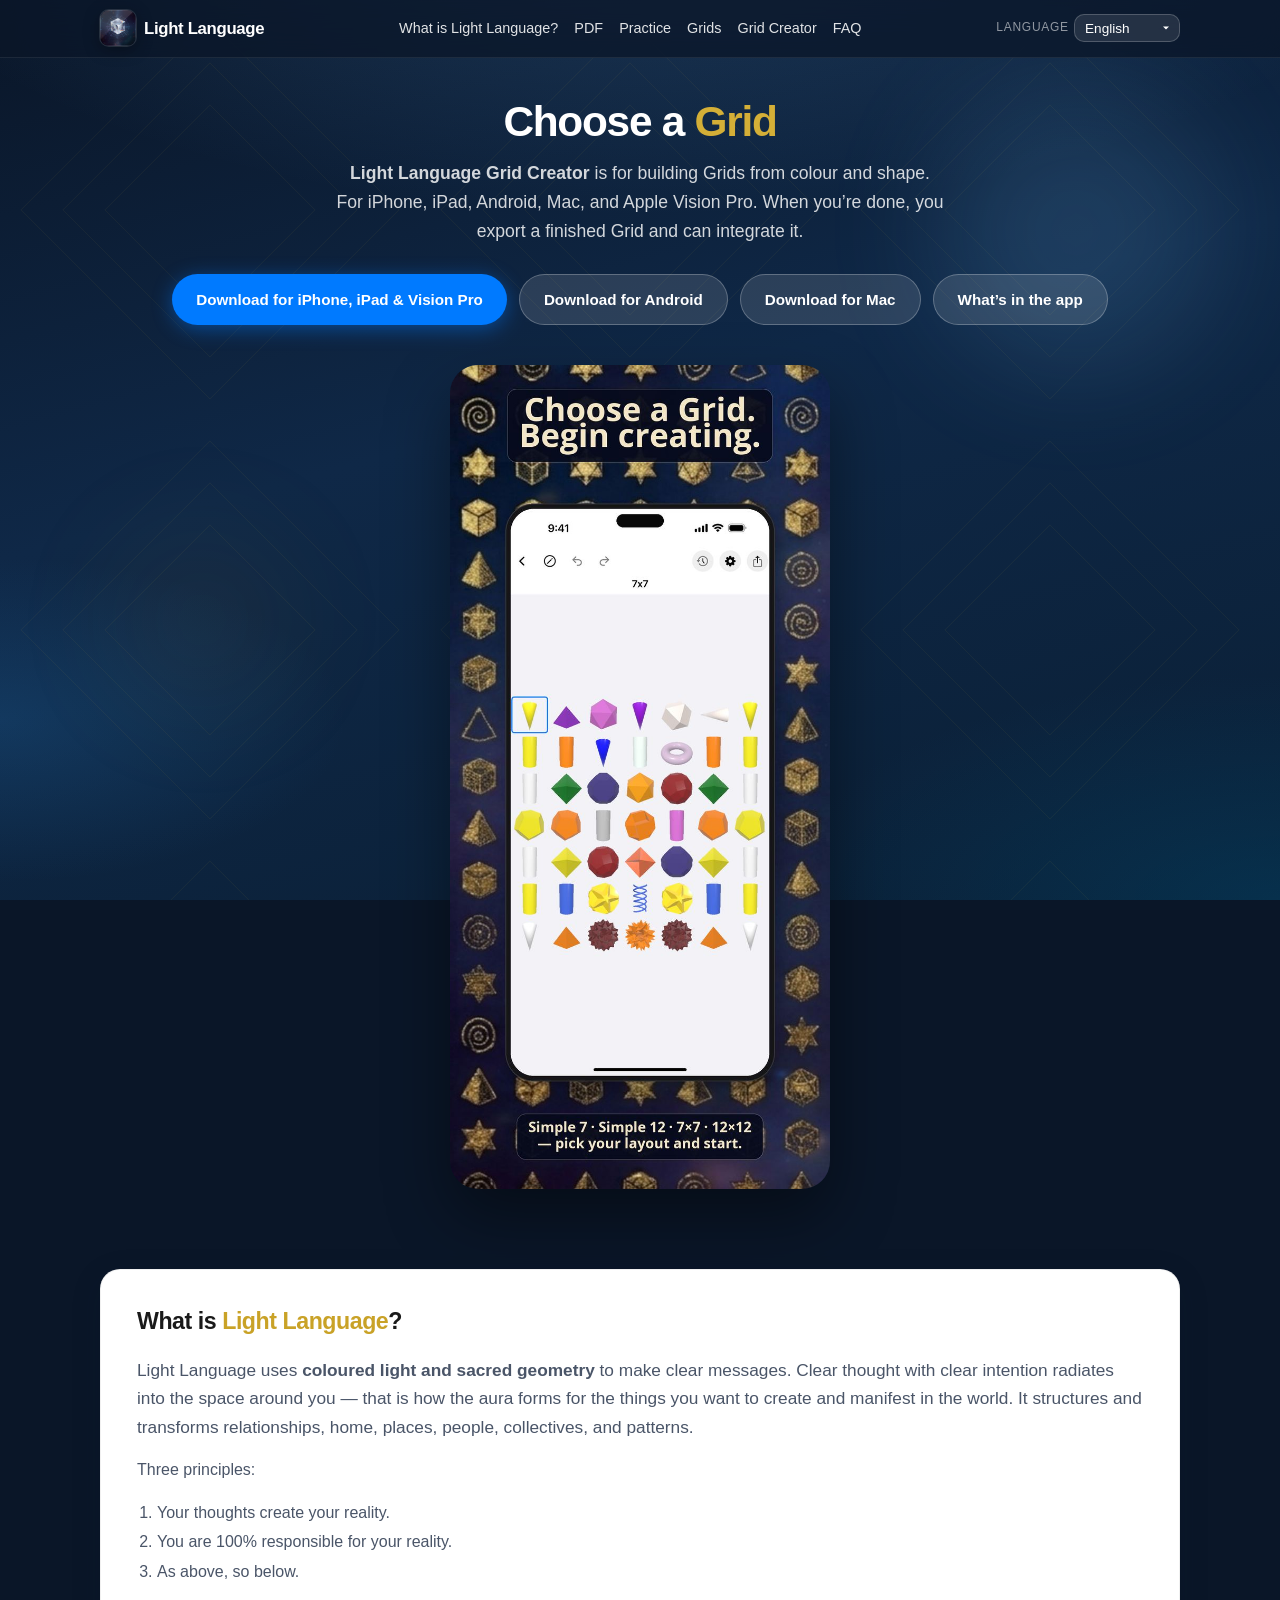
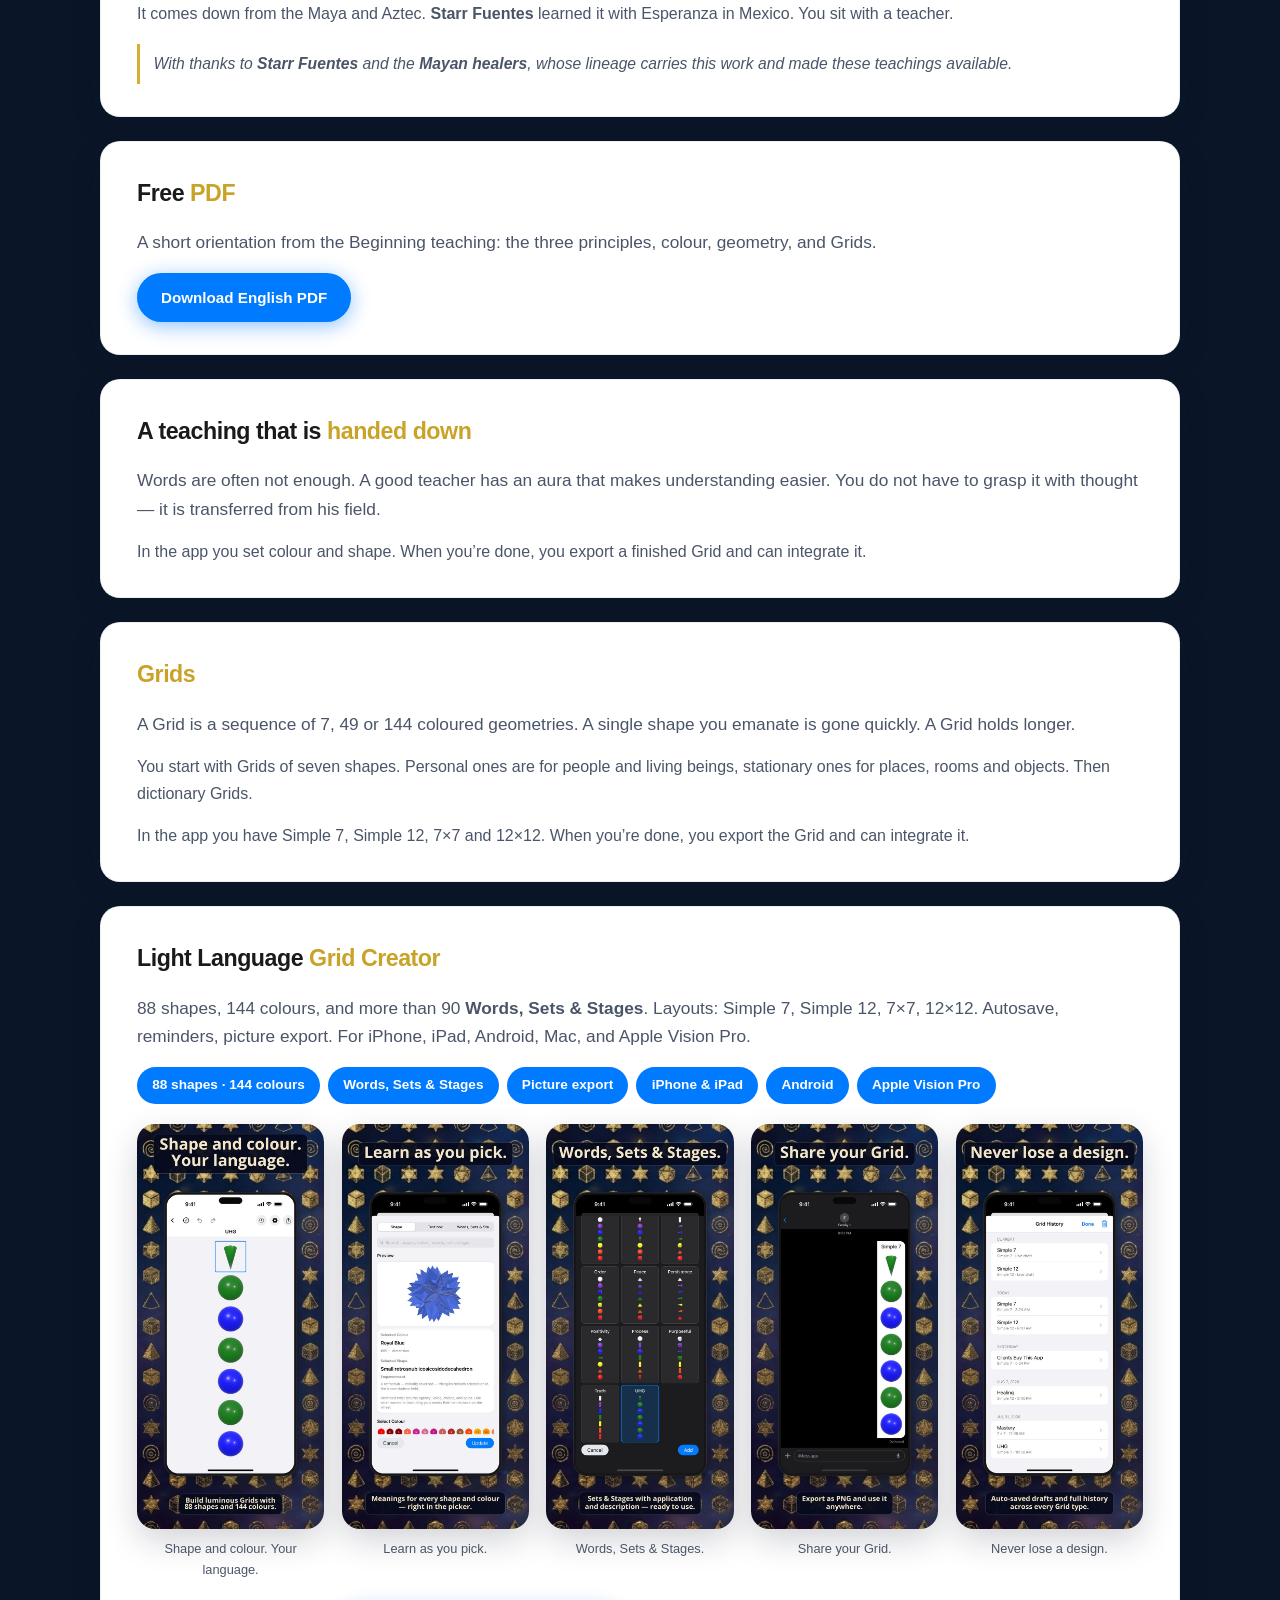
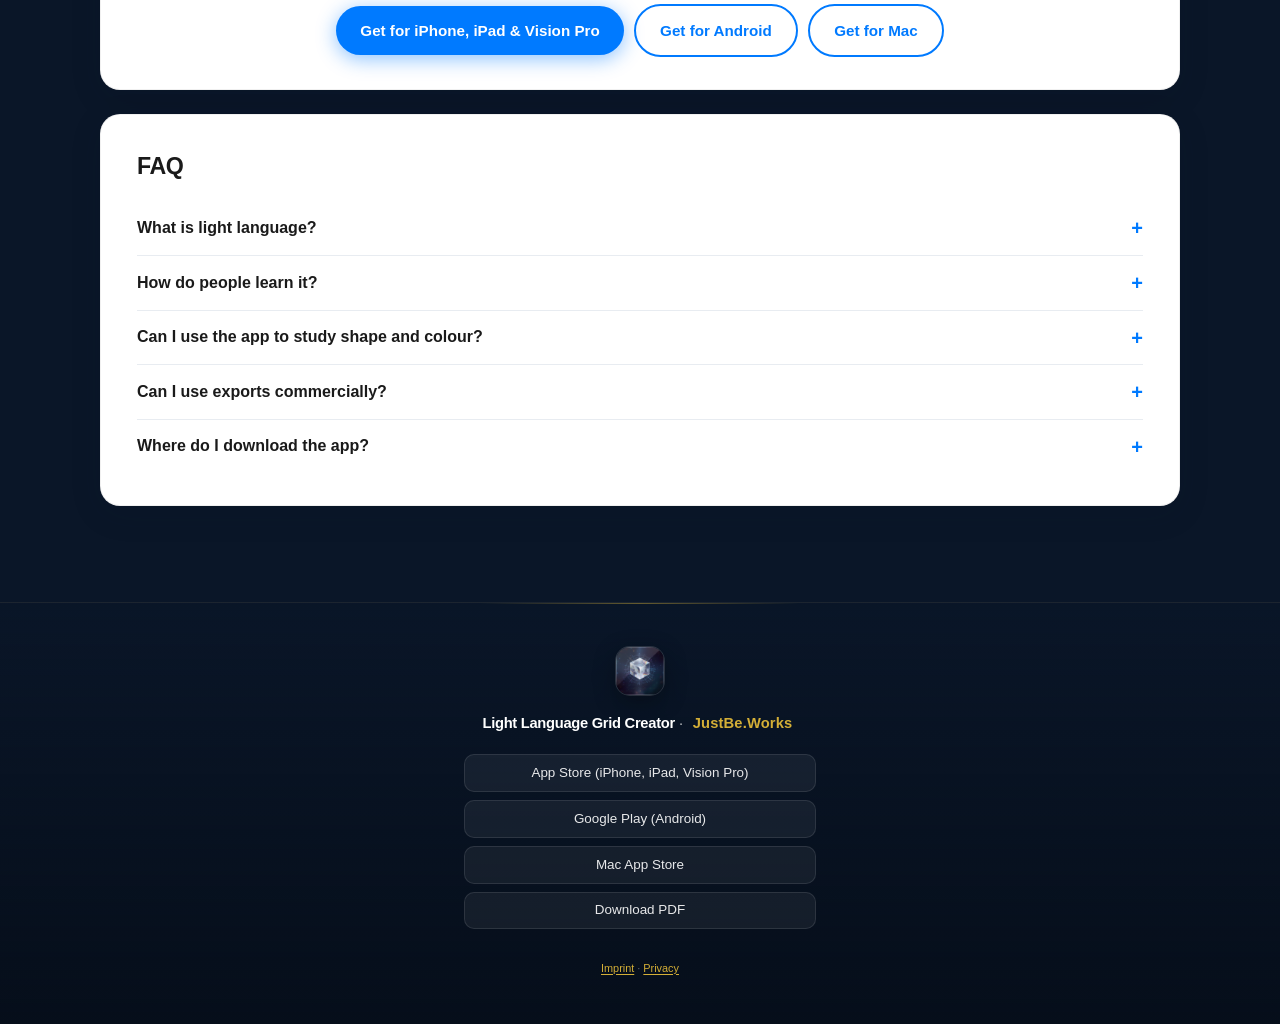
<file: index.html>
<!DOCTYPE html>
<html lang="en" data-locale-depth="0">
<head>
  <meta charset="UTF-8">
  <meta name="viewport" content="width=device-width, initial-scale=1.0">
  <title>Light Language | Grid Creator for iPhone, iPad, Android &amp; Mac</title>
  <meta name="description" content="Light Language Grid Creator: build Grids from colour and shape on iPhone, iPad, Android, Apple Vision Pro, and Mac. What light language is, and a free PDF to start.">
  <meta name="keywords" content="light language, light language app, language of light, light language grid, sacred geometry, grid creator, meditation, spirituality">
  <meta name="author" content="JustBe.Works">
  <link rel="canonical" href="https://lightlanguage.justbe.works/">
  <link rel="icon" type="image/png" sizes="1024x1024" href="assets/images/app-icon.png">
  <link rel="apple-touch-icon" href="assets/images/app-icon.png">

  <link rel="alternate" hreflang="en" href="https://lightlanguage.justbe.works/">
  <link rel="alternate" hreflang="de" href="https://lightlanguage.justbe.works/de/">
  <link rel="alternate" hreflang="es" href="https://lightlanguage.justbe.works/es/">
  <link rel="alternate" hreflang="fr" href="https://lightlanguage.justbe.works/fr/">
  <link rel="alternate" hreflang="it" href="https://lightlanguage.justbe.works/it/">
  <link rel="alternate" hreflang="pt" href="https://lightlanguage.justbe.works/pt/">
  <link rel="alternate" hreflang="x-default" href="https://lightlanguage.justbe.works/">

  <meta property="og:type" content="website">
  <meta property="og:url" content="https://lightlanguage.justbe.works/">
  <meta property="og:title" content="Light Language | Grid Creator for iPhone, iPad, Android &amp; Mac">
  <meta property="og:description" content="Build Grids from colour and shape. Export a picture. A short page on what light language is.">
  <meta property="og:image" content="https://lightlanguage.justbe.works/assets/images/app-icon.png">
  <meta property="og:locale" content="en_US">

  <meta name="twitter:card" content="summary_large_image">
  <meta name="twitter:title" content="Light Language | Grid Creator for iPhone, iPad, Android &amp; Mac">
  <meta name="twitter:description" content="Build Grids from colour and shape on iPhone, iPad, Android, Vision Pro, and Mac.">
  <meta name="twitter:image" content="https://lightlanguage.justbe.works/assets/images/app-icon.png">

  <link rel="stylesheet" href="assets/style.css">

  <script type="application/ld+json">
  {
    "@context": "https://schema.org",
    "@graph": [
      {
        "@type": "WebSite",
        "name": "Light Language – JustBe.Works",
        "url": "https://lightlanguage.justbe.works/",
        "description": "Light Language: coloured light and sacred geometry. Light Language Grid Creator from JustBe.Works — colour, shape, Grid, picture export.",
        "inLanguage": "en"
      },
      {
        "@type": "SoftwareApplication",
        "name": "Light Language Grid Creator",
        "alternateName": ["Light language app", "Light language grid app"],
        "keywords": "light language, light language app, light language grid, sacred geometry",
        "applicationCategory": "LifestyleApplication",
        "operatingSystem": "iOS 16 or later, iPadOS 16 or later, visionOS 1 or later",
        "offers": { "@type": "Offer", "price": "89.99", "priceCurrency": "USD", "url": "https://apps.apple.com/us/app/light-language-grid-creator/id6758855353" },
        "description": "Build Simple 7, Simple 12, 7×7 and 12×12 Grids with 88 shapes, 144 colours, Words, Sets & Stages, autosave, reminders, and picture export.",
        "url": "https://apps.apple.com/us/app/light-language-grid-creator/id6758855353"
      },
      {
        "@type": "SoftwareApplication",
        "name": "Light Language Grid Creator",
        "applicationCategory": "LifestyleApplication",
        "operatingSystem": "Android",
        "description": "Build Simple 7, Simple 12, 7×7 and 12×12 Grids with 88 shapes, 144 colours, Words, Sets & Stages, autosave, reminders, and picture export.",
        "url": "https://play.google.com/store/apps/details?id=works.justbe.lightlanguage.creator"
      },
      {
        "@type": "FAQPage",
        "mainEntity": [
          {
            "@type": "Question",
            "name": "What is light language?",
            "acceptedAnswer": {
              "@type": "Answer",
              "text": "Light Language uses coloured light and sacred geometry. That is how clear messages are made. Clear thought with clear intention radiates into the space around you — that is how the aura forms for the things you want to create and manifest in the world. It structures and transforms relationships, home, places, people, collectives, and patterns. Three principles: thoughts create reality; you are 100% responsible; as above, so below. It comes down from the Maya and Aztec. With a teacher."
            }
          },
          {
            "@type": "Question",
            "name": "Can I use the app to study shape and colour?",
            "acceptedAnswer": {
              "@type": "Answer",
              "text": "Yes. Each colour and each shape already has its meaning in the picker, plus Words, Sets & Stages."
            }
          },
          {
            "@type": "Question",
            "name": "How do people learn Light Language?",
            "acceptedAnswer": {
              "@type": "Answer",
              "text": "With a teacher. A good teacher has an aura that makes understanding easier. It is transferred from his field, not grasped with thought."
            }
          },
          {
            "@type": "Question",
            "name": "What does Light Language Grid Creator do?",
            "acceptedAnswer": {
              "@type": "Answer",
              "text": "You place shapes, colours, text, and Words, Sets & Stages on a Grid (Simple 7, Simple 12, 7×7, 12×12), then export the layout as a picture."
            }
          },
          {
            "@type": "Question",
            "name": "Is there an app for iPhone, iPad, Android, and Mac?",
            "acceptedAnswer": {
              "@type": "Answer",
              "text": "Yes. JustBe.Works publishes Light Language Grid Creator on the App Store (iPhone, iPad, Apple Vision Pro), on Google Play for Android, and Light Language Grid Maker on the Mac App Store."
            }
          }
        ]
      },
      {
        "@type": "DigitalDocument",
        "name": "Beginning Light Language – study summary (English)",
        "encodingFormat": "application/pdf",
        "url": "https://lightlanguage.justbe.works/assets/pdfs/beginning-light-language-summary-en.pdf",
        "inLanguage": "en",
        "description": "Short PDF on introductory light language themes."
      }
    ]
  }
  </script>
</head>
<body>
  <a class="skip-link" href="#main">Skip to content</a>
  <div class="page-bg" aria-hidden="true"></div>
  <div class="glow-orbs" aria-hidden="true"><span></span><span></span><span></span></div>

  <header class="site-header">
    <div class="header-inner">
      <a class="brand" href="./"><img class="brand-mark" src="assets/images/app-icon.png" width="36" height="36" alt="" decoding="async"> Light Language</a>
      <nav class="nav-links" aria-label="Primary">
        <a href="#what-is">What is Light Language?</a>
        <a href="#pdf-summary">PDF</a>
        <a href="#why-creator">Practice</a>
        <a href="#meditation">Grids</a>
        <a href="#product">Grid Creator</a>
        <a href="#faq">FAQ</a>
      </nav>
      <div class="lang-select">
        <label for="lang-switch">Language</label>
        <select id="lang-switch" aria-label="Choose language">
          <option value="en" selected>English</option>
          <option value="de">Deutsch</option>
          <option value="es">Español</option>
          <option value="fr">Français</option>
          <option value="it">Italiano</option>
          <option value="pt">Português</option>
        </select>
      </div>
    </div>
  </header>

  <section class="hero" aria-labelledby="hero-title">
    <h1 id="hero-title">Choose a <span class="accent">Grid</span></h1>
    <p class="hero-lead"><strong>Light Language Grid Creator</strong> is for building Grids from colour and shape. For iPhone, iPad, Android, Mac, and Apple Vision Pro. When you’re done, you export a finished Grid and can integrate it.</p>
    <div class="hero-actions">
      <a class="btn btn-primary" href="https://apps.apple.com/us/app/light-language-grid-creator/id6758855353">Download for iPhone, iPad &amp; Vision Pro</a>
      <a class="btn btn-ghost" href="https://play.google.com/store/apps/details?id=works.justbe.lightlanguage.creator">Download for Android</a>
      <a class="btn btn-ghost" href="https://apps.apple.com/us/app/light-language-grid-maker/id6758808761?mt=12">Download for Mac</a>
      <a class="btn btn-ghost" href="#product">What’s in the app</a>
    </div>
    <div class="showcase showcase-phone">
      <img src="assets/images/shots/en/01.jpg?v=20260821" width="720" height="1561" alt="iPhone screenshot of Light Language Grid Creator showing a 7×7 Grid of colourful 3D shapes." loading="eager" decoding="async">
    </div>
  </section>

  <main id="main" class="wrap">
    <article class="card" id="what-is">
      <h2>What is <span class="gold">Light Language</span>?</h2>
      <p class="lead">Light Language uses <strong>coloured light and sacred geometry</strong> to make clear messages. Clear thought with clear intention radiates into the space around you — that is how the aura forms for the things you want to create and manifest in the world. It structures and transforms relationships, home, places, people, collectives, and patterns.</p>
      <p>Three principles:</p>
      <ol>
        <li>Your thoughts create your reality.</li>
        <li>You are 100% responsible for your reality.</li>
        <li>As above, so below.</li>
      </ol>
      <p>It comes down from the Maya and Aztec. <strong>Starr Fuentes</strong> learned it with Esperanza in Mexico. You sit with a teacher.</p>

      <p class="lineage-credit">With thanks to <strong>Starr Fuentes</strong> and the <strong>Mayan healers</strong>, whose lineage carries this work and made these teachings available.</p>
    </article>

    <section class="card" id="pdf-summary" aria-labelledby="pdf-summary-title">
      <h2 id="pdf-summary-title">Free <span class="gold">PDF</span></h2>
      <p class="lead">A short orientation from the Beginning teaching: the three principles, colour, geometry, and Grids.</p>
      <p><a class="btn btn-primary" href="assets/pdfs/beginning-light-language-summary-en.pdf" download>Download English PDF</a></p>
    </section>

    <article class="card" id="why-creator">
      <h2>A teaching that is <span class="gold">handed down</span></h2>
      <p class="lead">Words are often not enough. A good teacher has an aura that makes understanding easier. You do not have to grasp it with thought — it is transferred from his field.</p>
      <p>In the app you set colour and shape. When you’re done, you export a finished Grid and can integrate it.</p>
    </article>

    <article class="card" id="meditation">
      <h2><span class="gold">Grids</span></h2>
      <p class="lead">A Grid is a sequence of 7, 49 or 144 coloured geometries. A single shape you emanate is gone quickly. A Grid holds longer.</p>
      <p>You start with Grids of seven shapes. Personal ones are for people and living beings, stationary ones for places, rooms and objects. Then dictionary Grids.</p>
      <p>In the app you have Simple 7, Simple 12, 7×7 and 12×12. When you’re done, you export the Grid and can integrate it.</p>
    </article>

    <article class="card" id="product">
      <h2>Light Language <span class="gold">Grid Creator</span></h2>
      <p class="lead">88 shapes, 144 colours, and more than 90 <strong>Words, Sets &amp; Stages</strong>. Layouts: Simple 7, Simple 12, 7×7, 12×12. Autosave, reminders, picture export. For iPhone, iPad, Android, Mac, and Apple Vision Pro.</p>
      <div class="pill-grid" aria-label="Feature tags">
        <span class="pill">88 shapes · 144 colours</span>
        <span class="pill">Words, Sets &amp; Stages</span>
        <span class="pill">Picture export</span>
        <span class="pill">iPhone &amp; iPad</span>
        <span class="pill">Android</span>
        <span class="pill">Apple Vision Pro</span>
      </div>

      <div class="gallery gallery-phones">
        <figure>
          <img src="assets/images/shots/en/02.jpg?v=20260821" width="720" height="1561" alt="iPhone screenshot of a 7×7 Grid with colourful 3D shapes." loading="lazy" decoding="async">
          <figcaption>Shape and colour. Your language.</figcaption>
        </figure>
        <figure>
          <img src="assets/images/shots/en/03.jpg?v=20260821" width="720" height="1561" alt="iPhone screenshot of the shape picker with colour and shape meanings." loading="lazy" decoding="async">
          <figcaption>Learn as you pick.</figcaption>
        </figure>
        <figure>
          <img src="assets/images/shots/en/04.jpg?v=20260821" width="720" height="1561" alt="iPhone screenshot of Words, Sets &amp; Stages presets." loading="lazy" decoding="async">
          <figcaption>Words, Sets &amp; Stages.</figcaption>
        </figure>
        <figure>
          <img src="assets/images/shots/en/05.jpg?v=20260821" width="720" height="1561" alt="iPhone screenshot of sharing a Grid as PNG." loading="lazy" decoding="async">
          <figcaption>Share your Grid.</figcaption>
        </figure>
        <figure>
          <img src="assets/images/shots/en/06.jpg?v=20260821" width="720" height="1561" alt="iPhone screenshot of Grid History." loading="lazy" decoding="async">
          <figcaption>Never lose a design.</figcaption>
        </figure>
      </div>

      <p class="store-buttons" style="margin-top:1.5rem">
        <a class="btn btn-primary" href="https://apps.apple.com/us/app/light-language-grid-creator/id6758855353">Get for iPhone, iPad &amp; Vision Pro</a>
        <a class="btn btn-outline" href="https://play.google.com/store/apps/details?id=works.justbe.lightlanguage.creator">Get for Android</a>
        <a class="btn btn-outline" href="https://apps.apple.com/us/app/light-language-grid-maker/id6758808761?mt=12">Get for Mac</a>
      </p>
    </article>

    <section class="card" id="faq" aria-labelledby="faq-heading">
      <h2 id="faq-heading">FAQ</h2>

      <div class="faq-item">
        <button type="button">What is light language?</button>
        <div class="faq-panel">
          <p>Light Language uses coloured light and sacred geometry. That is how clear messages are made. Clear thought with clear intention radiates into the space around you — that is how the aura forms for the things you want to create and manifest in the world. It structures and transforms relationships, home, places, people, collectives, and patterns. It comes down from the Maya and Aztec. With a teacher. <a href="#what-is">Longer answer</a>, <a href="#pdf-summary">PDF</a>.</p>
        </div>
      </div>
      <div class="faq-item">
        <button type="button">How do people learn it?</button>
        <div class="faq-panel">
          <p>With a teacher. A good teacher has an aura that makes understanding easier. It is transferred from his field, not grasped with thought.</p>
        </div>
      </div>
      <div class="faq-item">
        <button type="button">Can I use the app to study shape and colour?</button>
        <div class="faq-panel">
          <p>Yes. Each colour and each shape already has its meaning in the picker, plus Words, Sets &amp; Stages.</p>
        </div>
      </div>
      <div class="faq-item">
        <button type="button">Can I use exports commercially?</button>
        <div class="faq-panel">
          <p>Yes. Personal and commercial.</p>
        </div>
      </div>
      <div class="faq-item">
        <button type="button">Where do I download the app?</button>
        <div class="faq-panel">
          <p><strong>iPhone, iPad, Apple Vision Pro:</strong> <a href="https://apps.apple.com/us/app/light-language-grid-creator/id6758855353">Light Language Grid Creator</a> on the App Store.<br>
          <strong>Android:</strong> <a href="https://play.google.com/store/apps/details?id=works.justbe.lightlanguage.creator">Light Language Grid Creator</a> on Google Play.<br>
          <strong>Mac:</strong> <a href="https://apps.apple.com/us/app/light-language-grid-maker/id6758808761?mt=12">Light Language Grid Maker</a> on the Mac App Store.</p>
        </div>
      </div>
    </section>
  </main>

  <footer class="site-footer">
    <div class="footer-inner">
      <a class="footer-logo" href="./" aria-label="Home">
        <img class="footer-logo-img" src="assets/images/app-icon.png" width="48" height="48" alt="" decoding="async">
      </a>
      <p class="footer-brand"><strong>Light Language Grid Creator</strong> · <a href="https://justbe.works">JustBe.Works</a></p>
      <nav class="footer-links" aria-label="App downloads">
        <a href="https://apps.apple.com/us/app/light-language-grid-creator/id6758855353">App Store (iPhone, iPad, Vision Pro)</a>
        <a href="https://play.google.com/store/apps/details?id=works.justbe.lightlanguage.creator">Google Play (Android)</a>
        <a href="https://apps.apple.com/us/app/light-language-grid-maker/id6758808761?mt=12">Mac App Store</a>
        <a href="assets/pdfs/beginning-light-language-summary-en.pdf">Download PDF</a>
      </nav>
      <p class="footer-legal">
        <a href="https://justbe.works">Imprint</a><span class="footer-legal-sep" aria-hidden="true"> · </span><a href="https://privacy.justbe.works">Privacy</a>
      </p>
    </div>
  </footer>

  <script src="assets/main.js" defer></script>
</body>
</html>
</file>
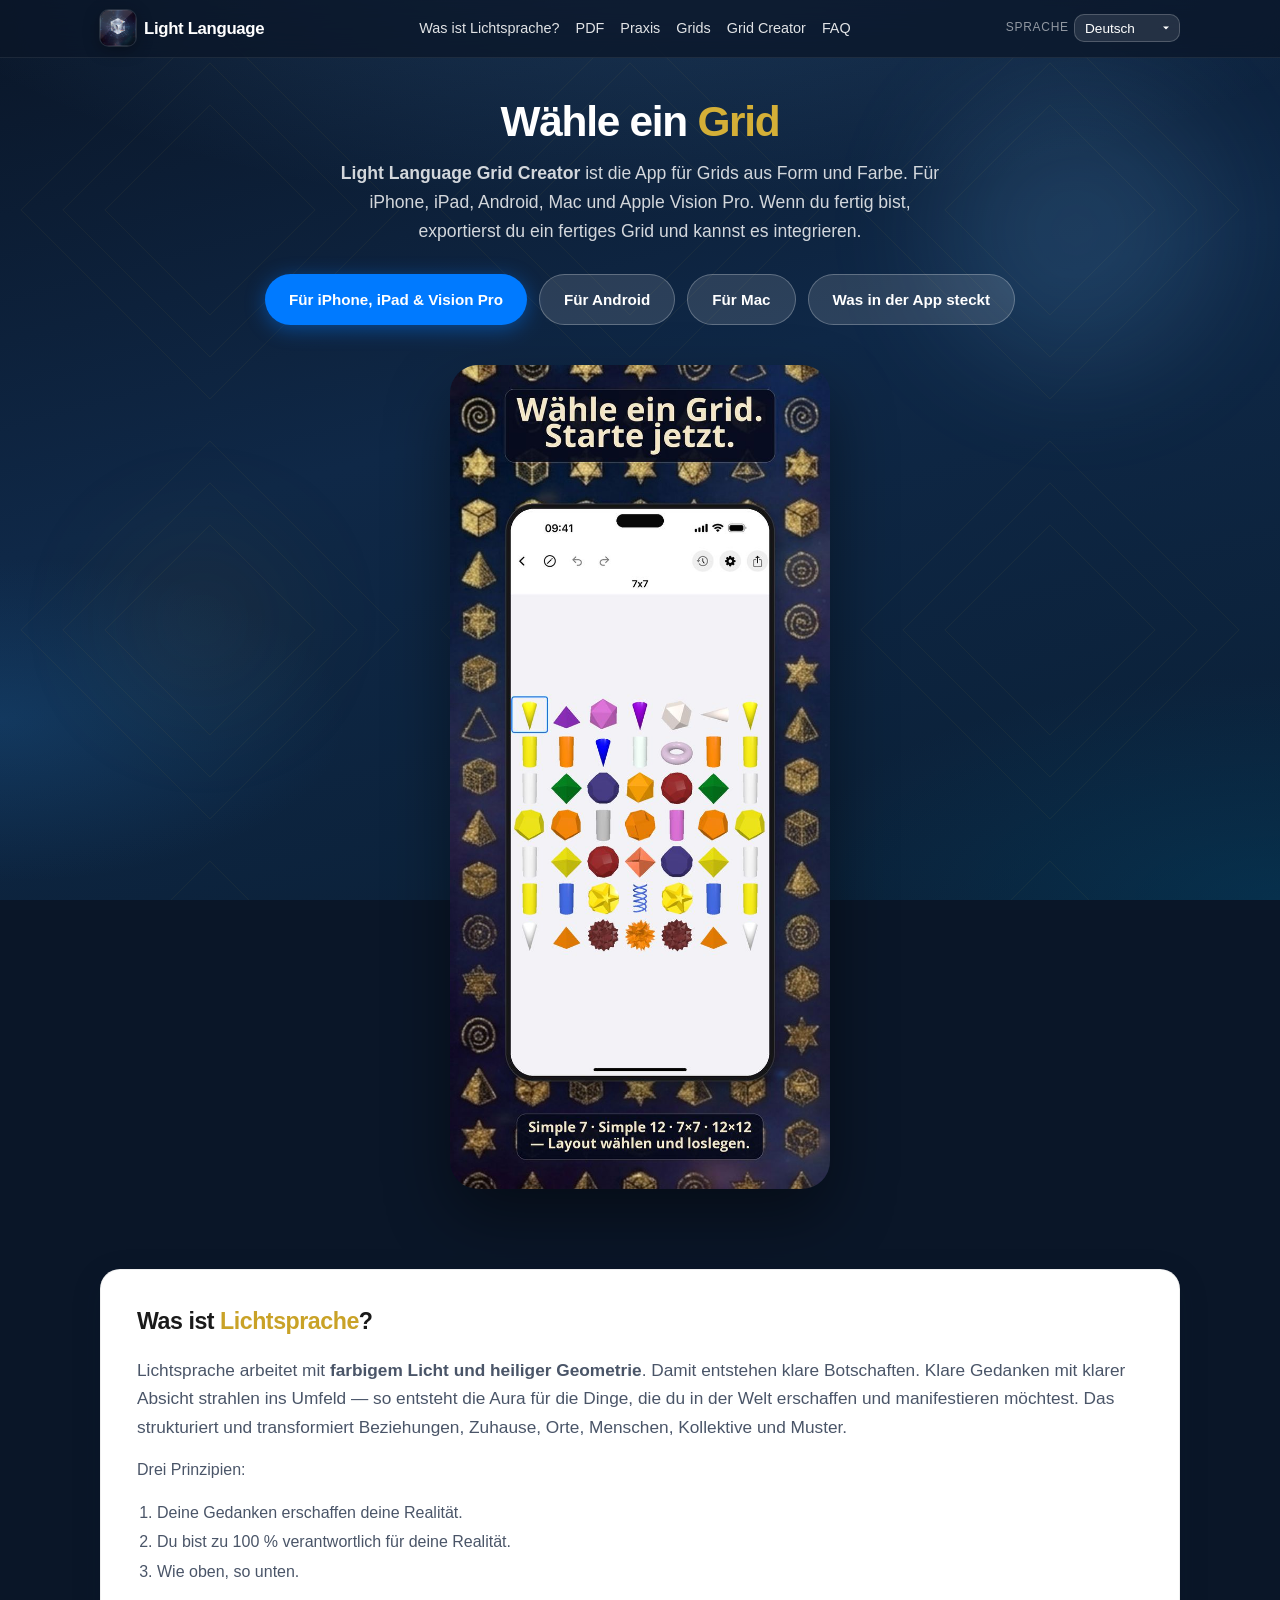
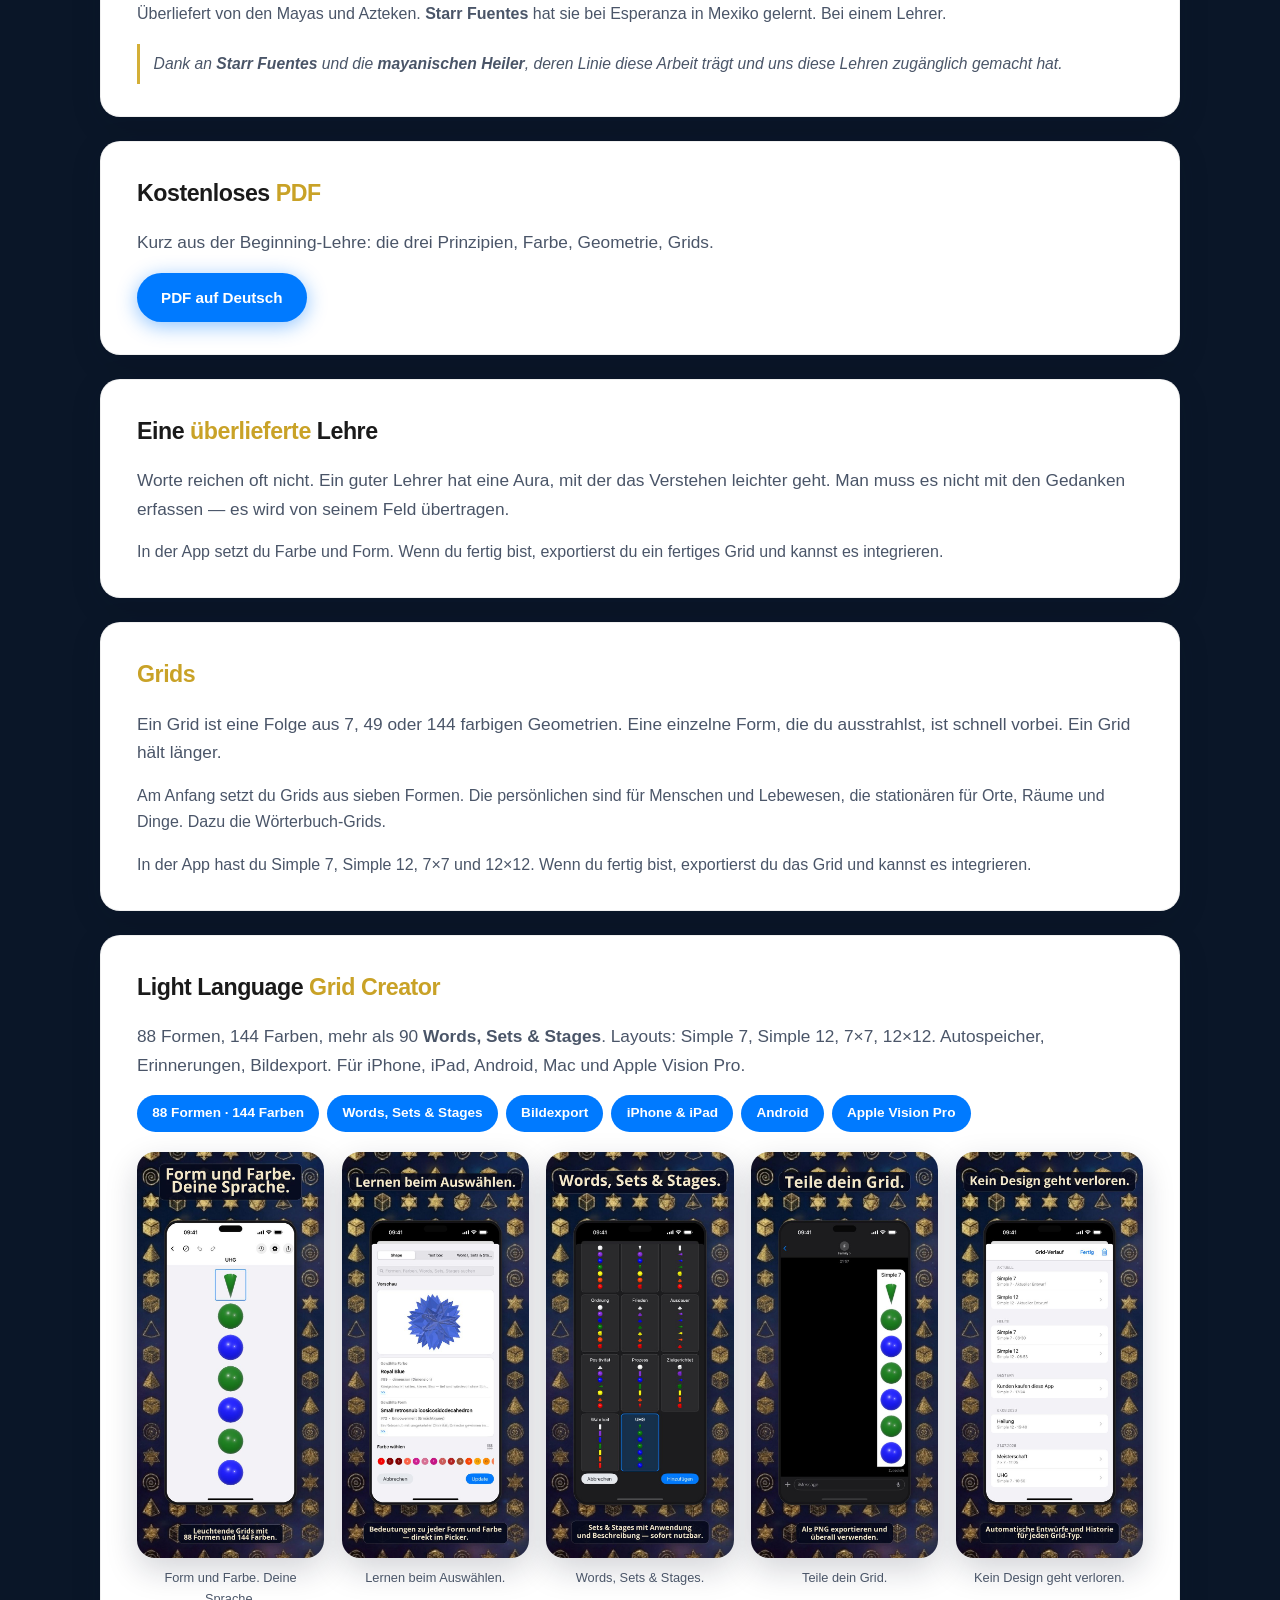
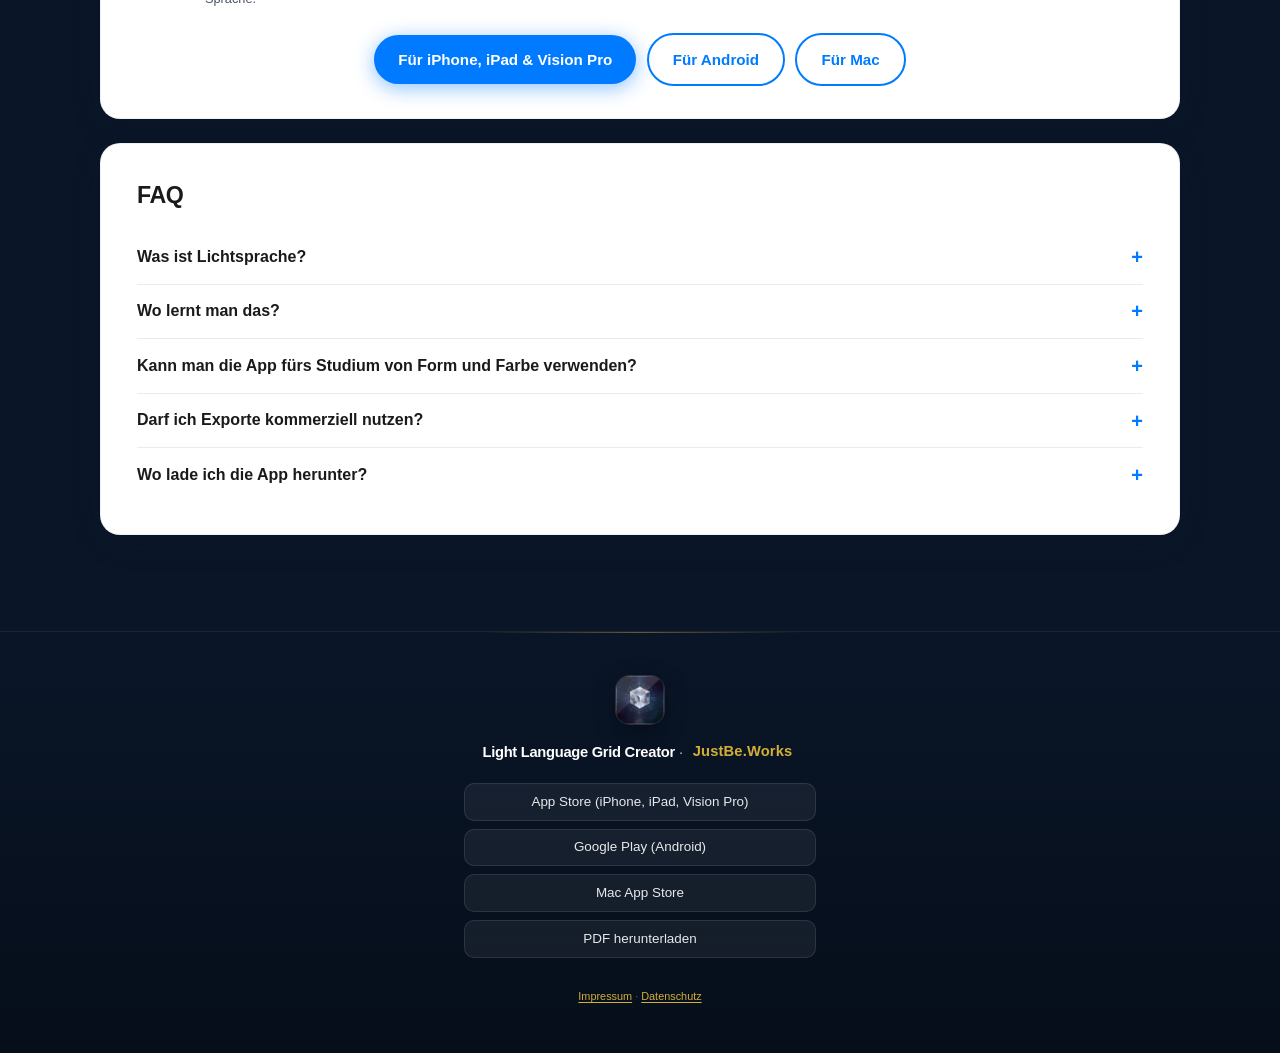
<file: de/index.html>
<!DOCTYPE html>
<html lang="de" data-locale-depth="1">
<head>
  <meta charset="UTF-8">
  <meta name="viewport" content="width=device-width, initial-scale=1.0">
  <title>Lichtsprache | Grid Creator für iPhone, iPad, Android &amp; Mac</title>
  <meta name="description" content="Light Language Grid Creator: Grids aus Form und Farbe auf iPhone, iPad, Android, Apple Vision Pro und Mac. Was Lichtsprache ist, plus ein kurzes PDF zum Einstieg.">
  <meta name="keywords" content="Lichtsprache, Lichtsprache App, Sprache des Lichts, Grid, heilige Geometrie, Meditation, Spiritualität">
  <link rel="canonical" href="https://lightlanguage.justbe.works/de/">
  <link rel="icon" type="image/png" sizes="1024x1024" href="../assets/images/app-icon.png">
  <link rel="apple-touch-icon" href="../assets/images/app-icon.png">

  <link rel="alternate" hreflang="en" href="https://lightlanguage.justbe.works/">
  <link rel="alternate" hreflang="de" href="https://lightlanguage.justbe.works/de/">
  <link rel="alternate" hreflang="es" href="https://lightlanguage.justbe.works/es/">
  <link rel="alternate" hreflang="fr" href="https://lightlanguage.justbe.works/fr/">
  <link rel="alternate" hreflang="it" href="https://lightlanguage.justbe.works/it/">
  <link rel="alternate" hreflang="pt" href="https://lightlanguage.justbe.works/pt/">
  <link rel="alternate" hreflang="x-default" href="https://lightlanguage.justbe.works/">

  <meta property="og:type" content="website">
  <meta property="og:url" content="https://lightlanguage.justbe.works/de/">
  <meta property="og:title" content="Lichtsprache | Grid Creator für iPhone, iPad, Android &amp; Mac">
  <meta property="og:description" content="Grids aus Form und Farbe bauen. Als Bild exportieren. Kurz: was Lichtsprache ist.">
  <meta property="og:image" content="https://lightlanguage.justbe.works/assets/images/app-icon.png">
  <meta property="og:locale" content="de_DE">

  <link rel="stylesheet" href="../assets/style.css">

  <script type="application/ld+json">
  {
    "@context": "https://schema.org",
    "@type": "WebPage",
    "name": "Lichtsprache | Grid Creator",
    "url": "https://lightlanguage.justbe.works/de/",
    "inLanguage": "de",
    "isPartOf": { "@type": "WebSite", "name": "Light Language – JustBe.Works", "url": "https://lightlanguage.justbe.works/" }
  }
  </script>
</head>
<body>
  <a class="skip-link" href="#main">Zum Inhalt springen</a>
  <div class="page-bg" aria-hidden="true"></div>
  <div class="glow-orbs" aria-hidden="true"><span></span><span></span><span></span></div>

  <header class="site-header">
    <div class="header-inner">
      <a class="brand" href="../"><img class="brand-mark" src="../assets/images/app-icon.png" width="36" height="36" alt="" decoding="async"> Light Language</a>
      <nav class="nav-links" aria-label="Hauptnavigation">
        <a href="#what-is">Was ist Lichtsprache?</a>
        <a href="#pdf-summary">PDF</a>
        <a href="#why-creator">Praxis</a>
        <a href="#meditation">Grids</a>
        <a href="#product">Grid Creator</a>
        <a href="#faq">FAQ</a>
      </nav>
      <div class="lang-select">
        <label for="lang-switch">Sprache</label>
        <select id="lang-switch" aria-label="Sprache wählen">
          <option value="en">English</option>
          <option value="de" selected>Deutsch</option>
          <option value="es">Español</option>
          <option value="fr">Français</option>
          <option value="it">Italiano</option>
          <option value="pt">Português</option>
        </select>
      </div>
    </div>
  </header>

  <section class="hero" aria-labelledby="hero-title">
    <h1 id="hero-title">Wähle ein <span class="accent">Grid</span></h1>
    <p class="hero-lead"><strong>Light Language Grid Creator</strong> ist die App für Grids aus Form und Farbe. Für iPhone, iPad, Android, Mac und Apple Vision Pro. Wenn du fertig bist, exportierst du ein fertiges Grid und kannst es integrieren.</p>
    <div class="hero-actions">
      <a class="btn btn-primary" href="https://apps.apple.com/us/app/light-language-grid-creator/id6758855353">Für iPhone, iPad &amp; Vision Pro</a>
      <a class="btn btn-ghost" href="https://play.google.com/store/apps/details?id=works.justbe.lightlanguage.creator">Für Android</a>
      <a class="btn btn-ghost" href="https://apps.apple.com/us/app/light-language-grid-maker/id6758808761?mt=12">Für Mac</a>
      <a class="btn btn-ghost" href="#product">Was in der App steckt</a>
    </div>
    <div class="showcase showcase-phone">
      <img src="../assets/images/shots/de/01.jpg?v=20260821" width="720" height="1561" alt="iPhone-Screenshot von Light Language Grid Creator mit einem 7×7 Grid aus bunten 3D-Formen." loading="eager" decoding="async">
    </div>
  </section>

  <main id="main" class="wrap">
    <article class="card" id="what-is">
      <h2>Was ist <span class="gold">Lichtsprache</span>?</h2>
      <p class="lead">Lichtsprache arbeitet mit <strong>farbigem Licht und heiliger Geometrie</strong>. Damit entstehen klare Botschaften. Klare Gedanken mit klarer Absicht strahlen ins Umfeld — so entsteht die Aura für die Dinge, die du in der Welt erschaffen und manifestieren möchtest. Das strukturiert und transformiert Beziehungen, Zuhause, Orte, Menschen, Kollektive und Muster.</p>
      <p>Drei Prinzipien:</p>
      <ol>
        <li>Deine Gedanken erschaffen deine Realität.</li>
        <li>Du bist zu 100&nbsp;% verantwortlich für deine Realität.</li>
        <li>Wie oben, so unten.</li>
      </ol>
      <p>Überliefert von den Mayas und Azteken. <strong>Starr Fuentes</strong> hat sie bei Esperanza in Mexiko gelernt. Bei einem Lehrer.</p>

      <p class="lineage-credit">Dank an <strong>Starr Fuentes</strong> und die <strong>mayanischen Heiler</strong>, deren Linie diese Arbeit trägt und uns diese Lehren zugänglich gemacht hat.</p>
    </article>

    <section class="card" id="pdf-summary" aria-labelledby="pdf-summary-title">
      <h2 id="pdf-summary-title">Kostenloses <span class="gold">PDF</span></h2>
      <p class="lead">Kurz aus der Beginning-Lehre: die drei Prinzipien, Farbe, Geometrie, Grids.</p>
      <p><a class="btn btn-primary" href="../assets/pdfs/beginning-light-language-summary-de.pdf" download>PDF auf Deutsch</a></p>
    </section>

    <article class="card" id="why-creator">
      <h2>Eine <span class="gold">überlieferte</span> Lehre</h2>
      <p class="lead">Worte reichen oft nicht. Ein guter Lehrer hat eine Aura, mit der das Verstehen leichter geht. Man muss es nicht mit den Gedanken erfassen — es wird von seinem Feld übertragen.</p>
      <p>In der App setzt du Farbe und Form. Wenn du fertig bist, exportierst du ein fertiges Grid und kannst es integrieren.</p>
    </article>

    <article class="card" id="meditation">
      <h2><span class="gold">Grids</span></h2>
      <p class="lead">Ein Grid ist eine Folge aus 7, 49 oder 144 farbigen Geometrien. Eine einzelne Form, die du ausstrahlst, ist schnell vorbei. Ein Grid hält länger.</p>
      <p>Am Anfang setzt du Grids aus sieben Formen. Die persönlichen sind für Menschen und Lebewesen, die stationären für Orte, Räume und Dinge. Dazu die Wörterbuch-Grids.</p>
      <p>In der App hast du Simple 7, Simple 12, 7×7 und 12×12. Wenn du fertig bist, exportierst du das Grid und kannst es integrieren.</p>
    </article>

    <article class="card" id="product">
      <h2>Light Language <span class="gold">Grid Creator</span></h2>
      <p class="lead">88 Formen, 144 Farben, mehr als 90 <strong>Words, Sets &amp; Stages</strong>. Layouts: Simple 7, Simple 12, 7×7, 12×12. Autospeicher, Erinnerungen, Bildexport. Für iPhone, iPad, Android, Mac und Apple Vision Pro.</p>
      <div class="pill-grid" aria-label="Funktions-Tags">
        <span class="pill">88 Formen · 144 Farben</span>
        <span class="pill">Words, Sets &amp; Stages</span>
        <span class="pill">Bildexport</span>
        <span class="pill">iPhone &amp; iPad</span>
        <span class="pill">Android</span>
        <span class="pill">Apple Vision Pro</span>
      </div>
      <div class="gallery gallery-phones">
        <figure>
          <img src="../assets/images/shots/de/02.jpg?v=20260821" width="720" height="1561" alt="iPhone-Screenshot eines 7×7 Grids mit bunten 3D-Formen." loading="lazy" decoding="async">
          <figcaption>Form und Farbe. Deine Sprache.</figcaption>
        </figure>
        <figure>
          <img src="../assets/images/shots/de/03.jpg?v=20260821" width="720" height="1561" alt="iPhone-Screenshot des Pickers mit Bedeutungen zu Form und Farbe." loading="lazy" decoding="async">
          <figcaption>Lernen beim Auswählen.</figcaption>
        </figure>
        <figure>
          <img src="../assets/images/shots/de/04.jpg?v=20260821" width="720" height="1561" alt="iPhone-Screenshot von Words, Sets &amp; Stages." loading="lazy" decoding="async">
          <figcaption>Words, Sets &amp; Stages.</figcaption>
        </figure>
        <figure>
          <img src="../assets/images/shots/de/05.jpg?v=20260821" width="720" height="1561" alt="iPhone-Screenshot: Grid als PNG teilen." loading="lazy" decoding="async">
          <figcaption>Teile dein Grid.</figcaption>
        </figure>
        <figure>
          <img src="../assets/images/shots/de/06.jpg?v=20260821" width="720" height="1561" alt="iPhone-Screenshot von Grid History." loading="lazy" decoding="async">
          <figcaption>Kein Design geht verloren.</figcaption>
        </figure>
      </div>
      <p class="store-buttons" style="margin-top:1.5rem">
        <a class="btn btn-primary" href="https://apps.apple.com/us/app/light-language-grid-creator/id6758855353">Für iPhone, iPad &amp; Vision Pro</a>
        <a class="btn btn-outline" href="https://play.google.com/store/apps/details?id=works.justbe.lightlanguage.creator">Für Android</a>
        <a class="btn btn-outline" href="https://apps.apple.com/us/app/light-language-grid-maker/id6758808761?mt=12">Für Mac</a>
      </p>
    </article>

    <section class="card" id="faq" aria-labelledby="faq-heading">
      <h2 id="faq-heading">FAQ</h2>
      <div class="faq-item">
        <button type="button">Was ist Lichtsprache?</button>
        <div class="faq-panel">
          <p>Lichtsprache arbeitet mit farbigem Licht und heiliger Geometrie. So entstehen klare Botschaften. Klare Gedanken mit klarer Absicht strahlen ins Umfeld — so entsteht die Aura für die Dinge, die du in der Welt erschaffen und manifestieren möchtest. Das strukturiert und transformiert Beziehungen, Zuhause, Orte, Menschen, Kollektive und Muster. Überliefert von den Mayas und Azteken. Bei einem Lehrer. <a href="#what-is">Ausführlicher</a>, <a href="#pdf-summary">PDF</a>.</p>
        </div>
      </div>
      <div class="faq-item">
        <button type="button">Wo lernt man das?</button>
        <div class="faq-panel">
          <p>Bei einem Lehrer. Ein guter Lehrer hat eine Aura, mit der das Verstehen leichter geht. Es wird von seinem Feld übertragen, nicht über die Gedanken.</p>
        </div>
      </div>
      <div class="faq-item">
        <button type="button">Kann man die App fürs Studium von Form und Farbe verwenden?</button>
        <div class="faq-panel">
          <p>Ja. Jede Farbe und jede Form hat ihre Bedeutung schon im Picker, plus Words, Sets &amp; Stages.</p>
        </div>
      </div>
      <div class="faq-item">
        <button type="button">Darf ich Exporte kommerziell nutzen?</button>
        <div class="faq-panel">
          <p>Ja. Privat und kommerziell.</p>
        </div>
      </div>
      <div class="faq-item">
        <button type="button">Wo lade ich die App herunter?</button>
        <div class="faq-panel">
          <p><strong>iPhone, iPad, Apple Vision Pro:</strong> <a href="https://apps.apple.com/us/app/light-language-grid-creator/id6758855353">Light Language Grid Creator</a> im App Store.<br>
          <strong>Android:</strong> <a href="https://play.google.com/store/apps/details?id=works.justbe.lightlanguage.creator">Light Language Grid Creator</a> bei Google Play.<br>
          <strong>Mac:</strong> <a href="https://apps.apple.com/us/app/light-language-grid-maker/id6758808761?mt=12">Light Language Grid Maker</a> im Mac App Store.</p>
        </div>
      </div>
    </section>
  </main>

  <footer class="site-footer">
    <div class="footer-inner">
      <a class="footer-logo" href="./" aria-label="Startseite">
        <img class="footer-logo-img" src="../assets/images/app-icon.png" width="48" height="48" alt="" decoding="async">
      </a>
      <p class="footer-brand"><strong>Light Language Grid Creator</strong> · <a href="https://justbe.works">JustBe.Works</a></p>
      <nav class="footer-links" aria-label="Downloads">
        <a href="https://apps.apple.com/us/app/light-language-grid-creator/id6758855353">App Store (iPhone, iPad, Vision Pro)</a>
        <a href="https://play.google.com/store/apps/details?id=works.justbe.lightlanguage.creator">Google Play (Android)</a>
        <a href="https://apps.apple.com/us/app/light-language-grid-maker/id6758808761?mt=12">Mac App Store</a>
        <a href="../assets/pdfs/beginning-light-language-summary-de.pdf">PDF herunterladen</a>
      </nav>
      <p class="footer-legal">
        <a href="https://justbe.works">Impressum</a><span class="footer-legal-sep" aria-hidden="true"> · </span><a href="https://privacy.justbe.works">Datenschutz</a>
      </p>
    </div>
  </footer>
  <script src="../assets/main.js" defer></script>
</body>
</html>
</file>
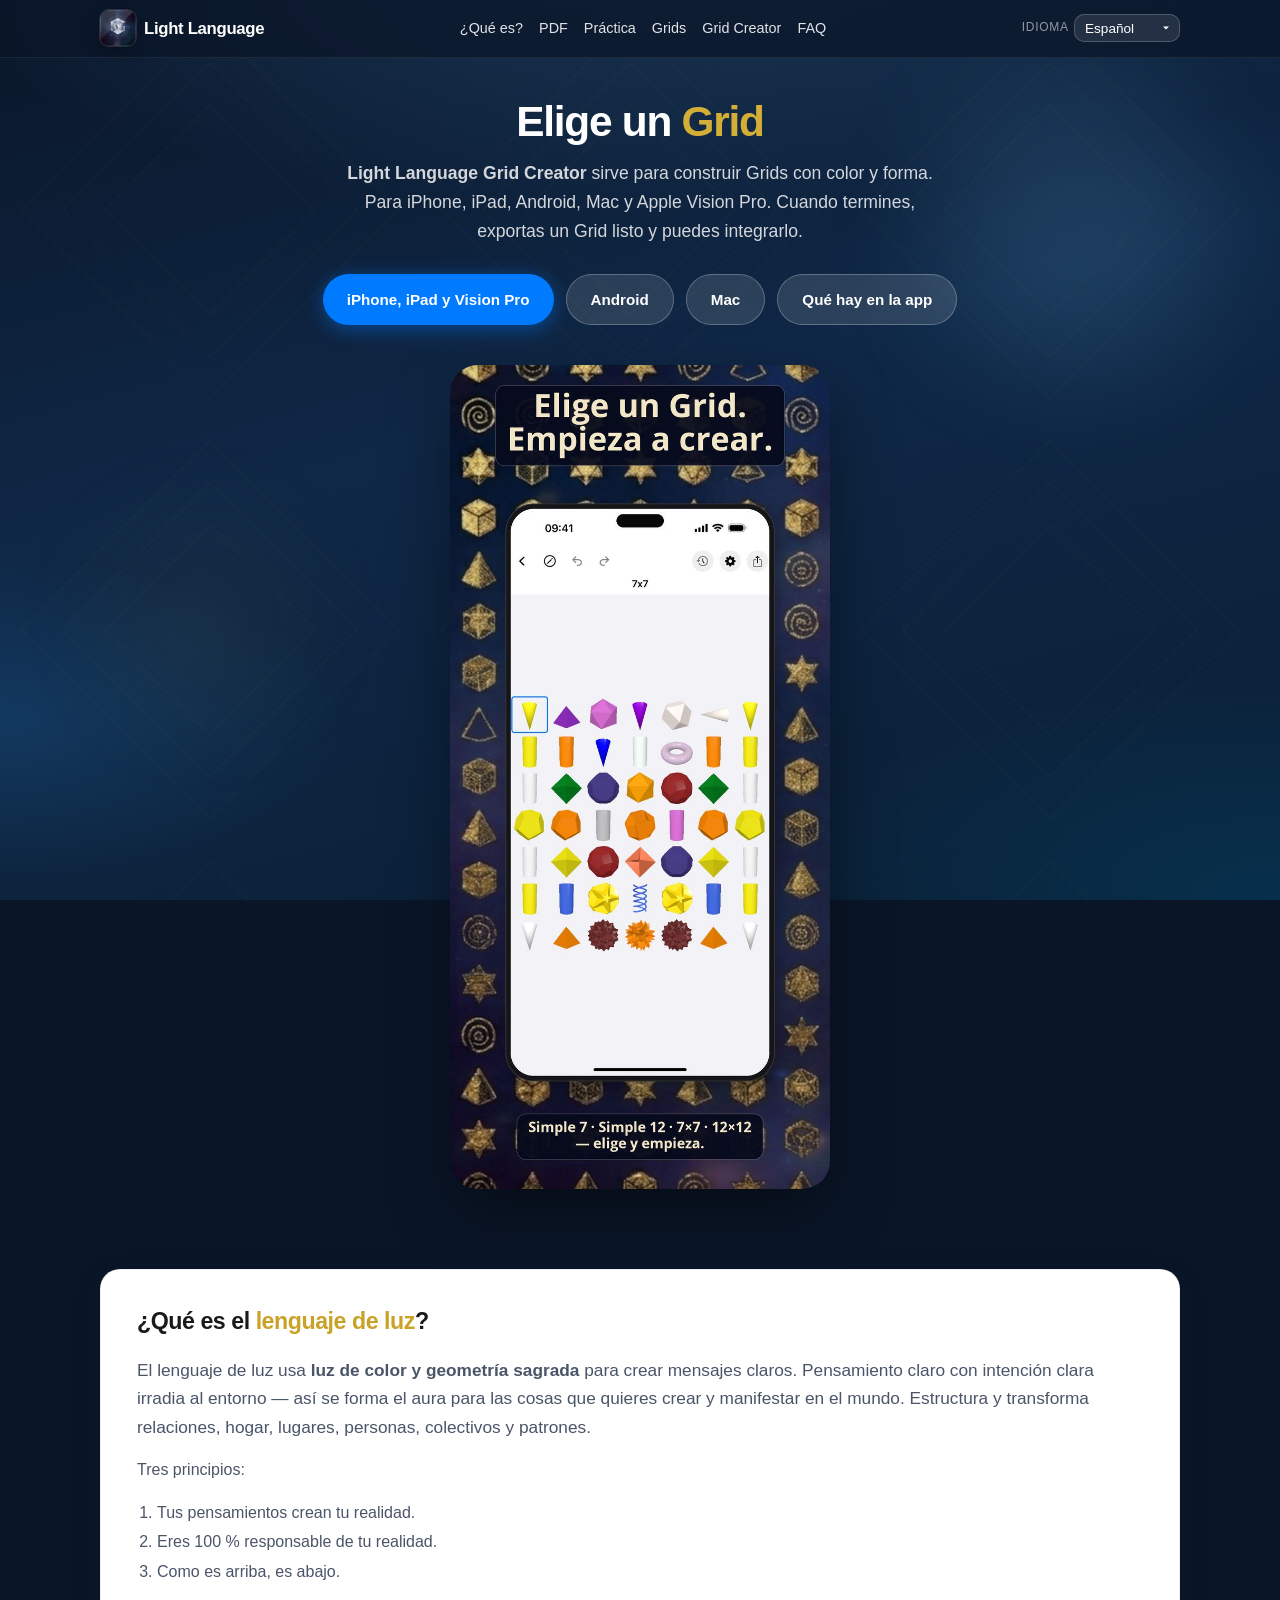
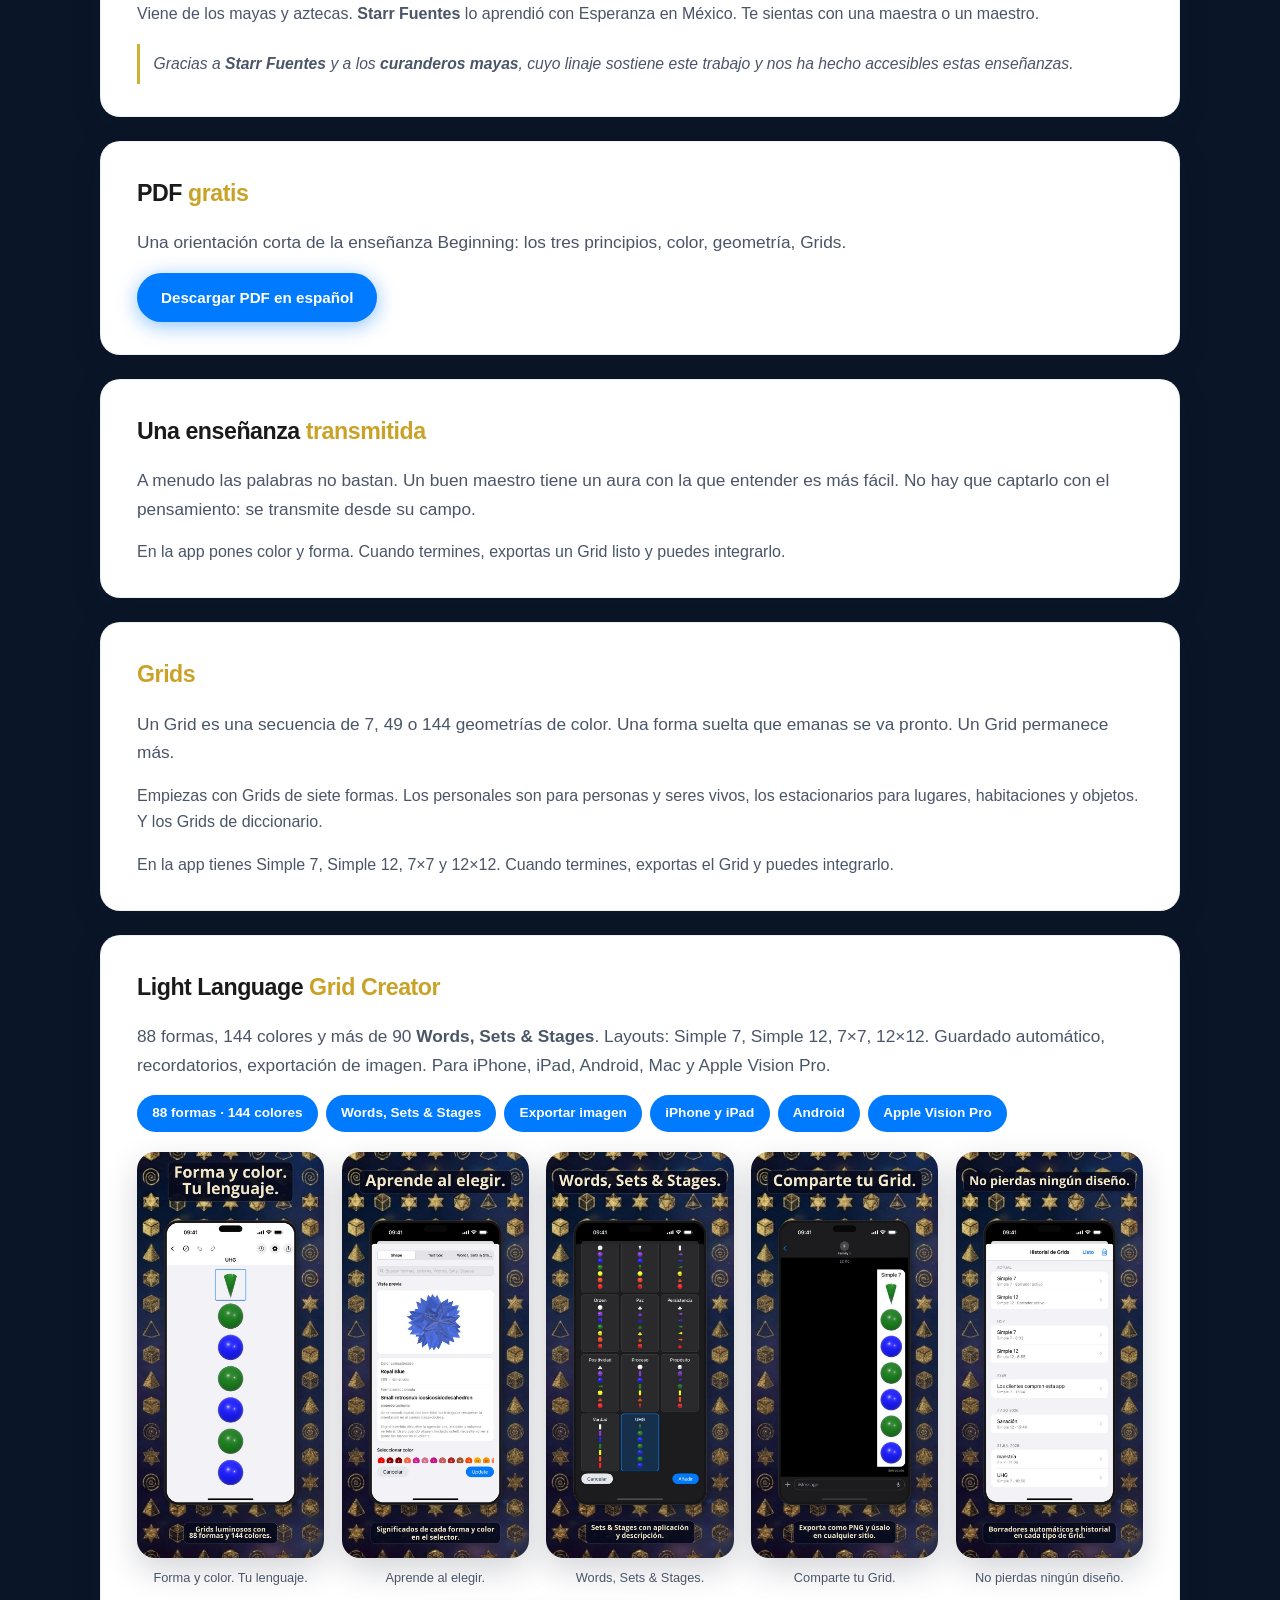
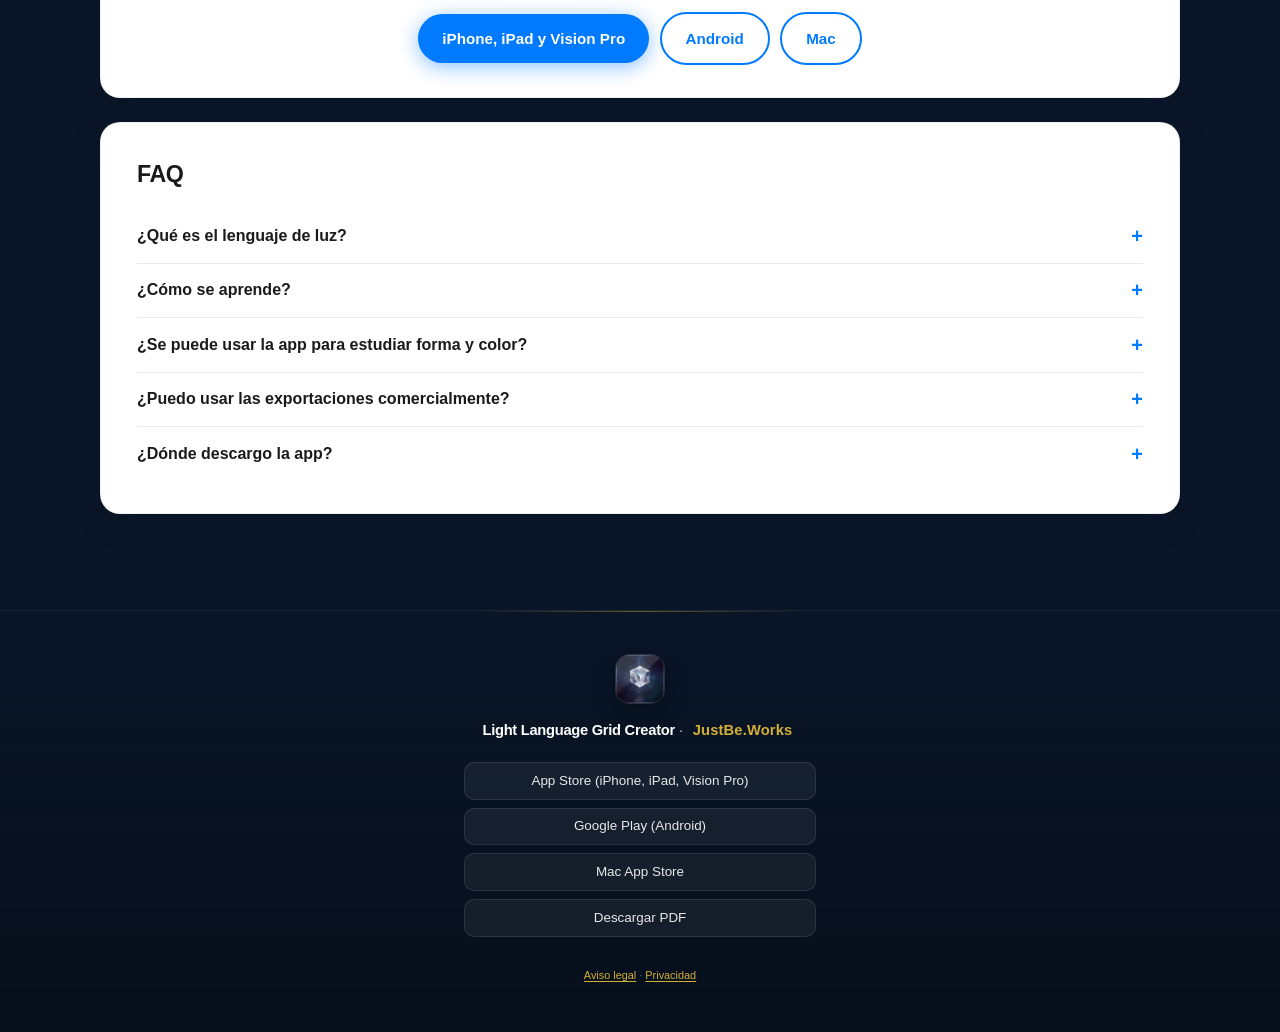
<file: es/index.html>
<!DOCTYPE html>
<html lang="es" data-locale-depth="1">
<head>
  <meta charset="UTF-8">
  <meta name="viewport" content="width=device-width, initial-scale=1.0">
  <title>Lenguaje de luz | Grid Creator para iPhone, iPad, Android y Mac</title>
  <meta name="description" content="Light Language Grid Creator: Grids de color y forma en iPhone, iPad, Android, Apple Vision Pro y Mac. Qué es el lenguaje de luz, y un PDF corto para empezar.">
  <meta name="keywords" content="lenguaje de luz, app lenguaje de luz, idioma de luz, geometría sagrada, Grid, meditación, espiritualidad">
  <link rel="canonical" href="https://lightlanguage.justbe.works/es/">
  <link rel="icon" type="image/png" sizes="1024x1024" href="../assets/images/app-icon.png">
  <link rel="apple-touch-icon" href="../assets/images/app-icon.png">

  <link rel="alternate" hreflang="en" href="https://lightlanguage.justbe.works/">
  <link rel="alternate" hreflang="de" href="https://lightlanguage.justbe.works/de/">
  <link rel="alternate" hreflang="es" href="https://lightlanguage.justbe.works/es/">
  <link rel="alternate" hreflang="fr" href="https://lightlanguage.justbe.works/fr/">
  <link rel="alternate" hreflang="it" href="https://lightlanguage.justbe.works/it/">
  <link rel="alternate" hreflang="pt" href="https://lightlanguage.justbe.works/pt/">
  <link rel="alternate" hreflang="x-default" href="https://lightlanguage.justbe.works/">

  <meta property="og:type" content="website">
  <meta property="og:url" content="https://lightlanguage.justbe.works/es/">
  <meta property="og:title" content="Lenguaje de luz | Grid Creator para iPhone, iPad, Android y Mac">
  <meta property="og:description" content="Construye Grids con color y forma. Exporta una imagen. Qué es el lenguaje de luz, en corto.">
  <meta property="og:image" content="https://lightlanguage.justbe.works/assets/images/app-icon.png">
  <meta property="og:locale" content="es_ES">

  <link rel="stylesheet" href="../assets/style.css">
  <script type="application/ld+json">
  {"@context":"https://schema.org","@type":"WebPage","name":"Lenguaje de luz | Grid Creator","url":"https://lightlanguage.justbe.works/es/","inLanguage":"es"}
  </script>
</head>
<body>
  <a class="skip-link" href="#main">Saltar al contenido</a>
  <div class="page-bg" aria-hidden="true"></div>
  <div class="glow-orbs" aria-hidden="true"><span></span><span></span><span></span></div>

  <header class="site-header">
    <div class="header-inner">
      <a class="brand" href="../"><img class="brand-mark" src="../assets/images/app-icon.png" width="36" height="36" alt="" decoding="async"> Light Language</a>
      <nav class="nav-links" aria-label="Principal">
        <a href="#what-is">¿Qué es?</a>
        <a href="#pdf-summary">PDF</a>
        <a href="#why-creator">Práctica</a>
        <a href="#meditation">Grids</a>
        <a href="#product">Grid Creator</a>
        <a href="#faq">FAQ</a>
      </nav>
      <div class="lang-select">
        <label for="lang-switch">Idioma</label>
        <select id="lang-switch" aria-label="Elegir idioma">
          <option value="en">English</option>
          <option value="de">Deutsch</option>
          <option value="es" selected>Español</option>
          <option value="fr">Français</option>
          <option value="it">Italiano</option>
          <option value="pt">Português</option>
        </select>
      </div>
    </div>
  </header>

  <section class="hero" aria-labelledby="hero-title">
    <h1 id="hero-title">Elige un <span class="accent">Grid</span></h1>
    <p class="hero-lead"><strong>Light Language Grid Creator</strong> sirve para construir Grids con color y forma. Para iPhone, iPad, Android, Mac y Apple Vision Pro. Cuando termines, exportas un Grid listo y puedes integrarlo.</p>
    <div class="hero-actions">
      <a class="btn btn-primary" href="https://apps.apple.com/us/app/light-language-grid-creator/id6758855353">iPhone, iPad y Vision Pro</a>
      <a class="btn btn-ghost" href="https://play.google.com/store/apps/details?id=works.justbe.lightlanguage.creator">Android</a>
      <a class="btn btn-ghost" href="https://apps.apple.com/us/app/light-language-grid-maker/id6758808761?mt=12">Mac</a>
      <a class="btn btn-ghost" href="#product">Qué hay en la app</a>
    </div>
    <div class="showcase showcase-phone">
      <img src="../assets/images/shots/es/01.jpg?v=20260821" width="720" height="1561" alt="Captura de iPhone de Light Language Grid Creator con un Grid 7×7 de formas 3D de colores." loading="eager" decoding="async">
    </div>
  </section>

  <main id="main" class="wrap">
    <article class="card" id="what-is">
      <h2>¿Qué es el <span class="gold">lenguaje de luz</span>?</h2>
      <p class="lead">El lenguaje de luz usa <strong>luz de color y geometría sagrada</strong> para crear mensajes claros. Pensamiento claro con intención clara irradia al entorno — así se forma el aura para las cosas que quieres crear y manifestar en el mundo. Estructura y transforma relaciones, hogar, lugares, personas, colectivos y patrones.</p>
      <p>Tres principios:</p>
      <ol>
        <li>Tus pensamientos crean tu realidad.</li>
        <li>Eres 100&nbsp;% responsable de tu realidad.</li>
        <li>Como es arriba, es abajo.</li>
      </ol>
      <p>Viene de los mayas y aztecas. <strong>Starr Fuentes</strong> lo aprendió con Esperanza en México. Te sientas con una maestra o un maestro.</p>

      <p class="lineage-credit">Gracias a <strong>Starr Fuentes</strong> y a los <strong>curanderos mayas</strong>, cuyo linaje sostiene este trabajo y nos ha hecho accesibles estas enseñanzas.</p>
    </article>

    <section class="card" id="pdf-summary" aria-labelledby="pdf-summary-title">
      <h2 id="pdf-summary-title">PDF <span class="gold">gratis</span></h2>
      <p class="lead">Una orientación corta de la enseñanza Beginning: los tres principios, color, geometría, Grids.</p>
      <p><a class="btn btn-primary" href="../assets/pdfs/beginning-light-language-summary-es.pdf" download>Descargar PDF en español</a></p>
    </section>

    <article class="card" id="why-creator">
      <h2>Una enseñanza <span class="gold">transmitida</span></h2>
      <p class="lead">A menudo las palabras no bastan. Un buen maestro tiene un aura con la que entender es más fácil. No hay que captarlo con el pensamiento: se transmite desde su campo.</p>
      <p>En la app pones color y forma. Cuando termines, exportas un Grid listo y puedes integrarlo.</p>
    </article>

    <article class="card" id="meditation">
      <h2><span class="gold">Grids</span></h2>
      <p class="lead">Un Grid es una secuencia de 7, 49 o 144 geometrías de color. Una forma suelta que emanas se va pronto. Un Grid permanece más.</p>
      <p>Empiezas con Grids de siete formas. Los personales son para personas y seres vivos, los estacionarios para lugares, habitaciones y objetos. Y los Grids de diccionario.</p>
      <p>En la app tienes Simple 7, Simple 12, 7×7 y 12×12. Cuando termines, exportas el Grid y puedes integrarlo.</p>
    </article>

    <article class="card" id="product">
      <h2>Light Language <span class="gold">Grid Creator</span></h2>
      <p class="lead">88 formas, 144 colores y más de 90 <strong>Words, Sets &amp; Stages</strong>. Layouts: Simple 7, Simple 12, 7×7, 12×12. Guardado automático, recordatorios, exportación de imagen. Para iPhone, iPad, Android, Mac y Apple Vision Pro.</p>
      <div class="pill-grid" aria-label="Etiquetas de funciones">
        <span class="pill">88 formas · 144 colores</span>
        <span class="pill">Words, Sets &amp; Stages</span>
        <span class="pill">Exportar imagen</span>
        <span class="pill">iPhone y iPad</span>
        <span class="pill">Android</span>
        <span class="pill">Apple Vision Pro</span>
      </div>
      <div class="gallery gallery-phones">
        <figure>
          <img src="../assets/images/shots/es/02.jpg?v=20260821" width="720" height="1561" alt="Captura de iPhone de un Grid 7×7 con formas 3D de colores." loading="lazy" decoding="async">
          <figcaption>Forma y color. Tu lenguaje.</figcaption>
        </figure>
        <figure>
          <img src="../assets/images/shots/es/03.jpg?v=20260821" width="720" height="1561" alt="Captura de iPhone del selector con significados de forma y color." loading="lazy" decoding="async">
          <figcaption>Aprende al elegir.</figcaption>
        </figure>
        <figure>
          <img src="../assets/images/shots/es/04.jpg?v=20260821" width="720" height="1561" alt="Captura de iPhone de Words, Sets &amp; Stages." loading="lazy" decoding="async">
          <figcaption>Words, Sets &amp; Stages.</figcaption>
        </figure>
        <figure>
          <img src="../assets/images/shots/es/05.jpg?v=20260821" width="720" height="1561" alt="Captura de iPhone al compartir un Grid como PNG." loading="lazy" decoding="async">
          <figcaption>Comparte tu Grid.</figcaption>
        </figure>
        <figure>
          <img src="../assets/images/shots/es/06.jpg?v=20260821" width="720" height="1561" alt="Captura de iPhone de Grid History." loading="lazy" decoding="async">
          <figcaption>No pierdas ningún diseño.</figcaption>
        </figure>
      </div>
      <p class="store-buttons" style="margin-top:1.5rem">
        <a class="btn btn-primary" href="https://apps.apple.com/us/app/light-language-grid-creator/id6758855353">iPhone, iPad y Vision Pro</a>
        <a class="btn btn-outline" href="https://play.google.com/store/apps/details?id=works.justbe.lightlanguage.creator">Android</a>
        <a class="btn btn-outline" href="https://apps.apple.com/us/app/light-language-grid-maker/id6758808761?mt=12">Mac</a>
      </p>
    </article>

    <section class="card" id="faq" aria-labelledby="faq-heading">
      <h2 id="faq-heading">FAQ</h2>
      <div class="faq-item">
        <button type="button">¿Qué es el lenguaje de luz?</button>
        <div class="faq-panel">
          <p>El lenguaje de luz usa luz de color y geometría sagrada. Así se crean mensajes claros. Pensamiento claro con intención clara irradia al entorno — así se forma el aura para las cosas que quieres crear y manifestar en el mundo. Estructura y transforma relaciones, hogar, lugares, personas, colectivos y patrones. Viene de los mayas y aztecas. Con un maestro. <a href="#what-is">Más largo</a>, <a href="#pdf-summary">PDF</a>.</p>
        </div>
      </div>
      <div class="faq-item">
        <button type="button">¿Cómo se aprende?</button>
        <div class="faq-panel">
          <p>Con un maestro. Un buen maestro tiene un aura con la que entender es más fácil. Se transmite desde su campo, no por el pensamiento.</p>
        </div>
      </div>
      <div class="faq-item">
        <button type="button">¿Se puede usar la app para estudiar forma y color?</button>
        <div class="faq-panel">
          <p>Sí. Cada color y cada forma ya trae su significado en el selector, más Words, Sets &amp; Stages.</p>
        </div>
      </div>
      <div class="faq-item">
        <button type="button">¿Puedo usar las exportaciones comercialmente?</button>
        <div class="faq-panel">
          <p>Sí. Uso personal y comercial.</p>
        </div>
      </div>
      <div class="faq-item">
        <button type="button">¿Dónde descargo la app?</button>
        <div class="faq-panel">
          <p><strong>iPhone, iPad, Apple Vision Pro:</strong> <a href="https://apps.apple.com/us/app/light-language-grid-creator/id6758855353">Light Language Grid Creator</a> en el App Store.<br>
          <strong>Android:</strong> <a href="https://play.google.com/store/apps/details?id=works.justbe.lightlanguage.creator">Light Language Grid Creator</a> en Google Play.<br>
          <strong>Mac:</strong> <a href="https://apps.apple.com/us/app/light-language-grid-maker/id6758808761?mt=12">Light Language Grid Maker</a> en el Mac App Store.</p>
        </div>
      </div>
    </section>
  </main>

  <footer class="site-footer">
    <div class="footer-inner">
      <a class="footer-logo" href="./" aria-label="Inicio">
        <img class="footer-logo-img" src="../assets/images/app-icon.png" width="48" height="48" alt="" decoding="async">
      </a>
      <p class="footer-brand"><strong>Light Language Grid Creator</strong> · <a href="https://justbe.works">JustBe.Works</a></p>
      <nav class="footer-links" aria-label="Descargas">
        <a href="https://apps.apple.com/us/app/light-language-grid-creator/id6758855353">App Store (iPhone, iPad, Vision Pro)</a>
        <a href="https://play.google.com/store/apps/details?id=works.justbe.lightlanguage.creator">Google Play (Android)</a>
        <a href="https://apps.apple.com/us/app/light-language-grid-maker/id6758808761?mt=12">Mac App Store</a>
        <a href="../assets/pdfs/beginning-light-language-summary-es.pdf">Descargar PDF</a>
      </nav>
      <p class="footer-legal">
        <a href="https://justbe.works">Aviso legal</a><span class="footer-legal-sep" aria-hidden="true"> · </span><a href="https://privacy.justbe.works">Privacidad</a>
      </p>
    </div>
  </footer>
  <script src="../assets/main.js" defer></script>
</body>
</html>
</file>
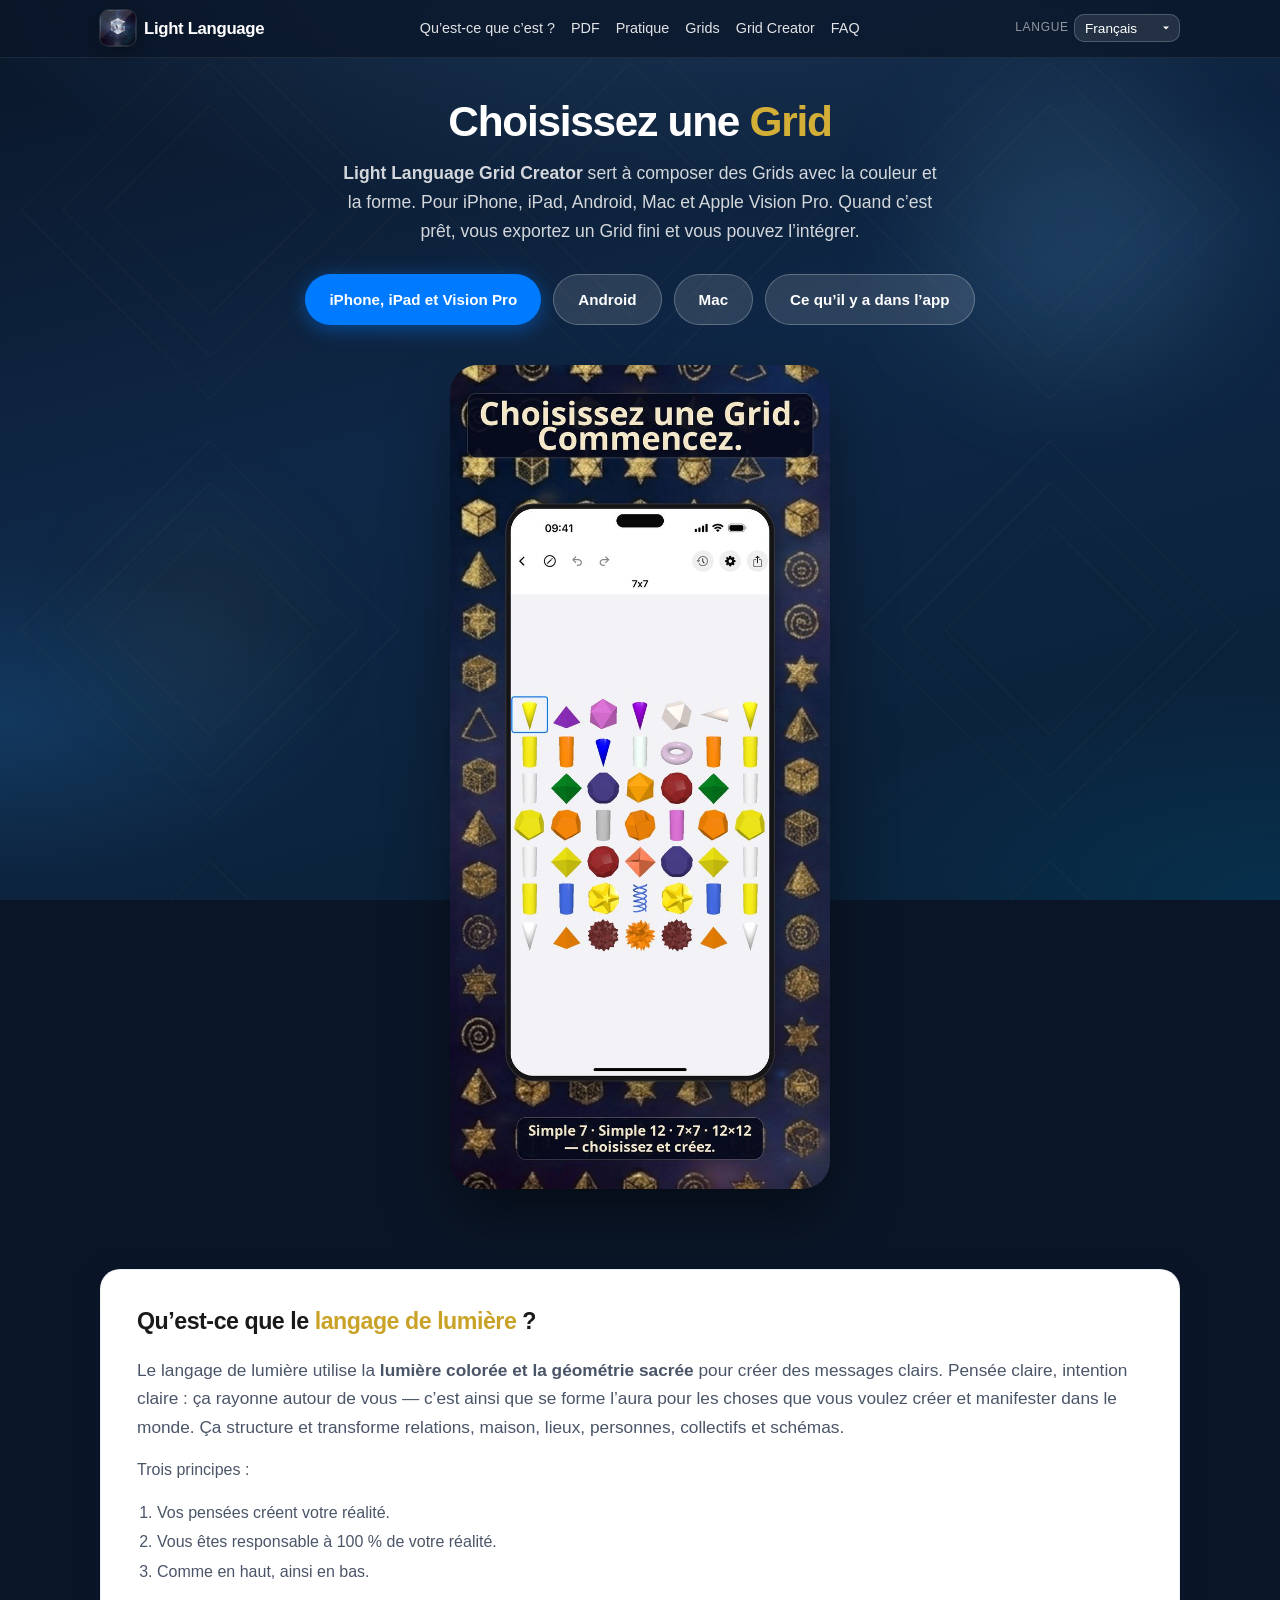
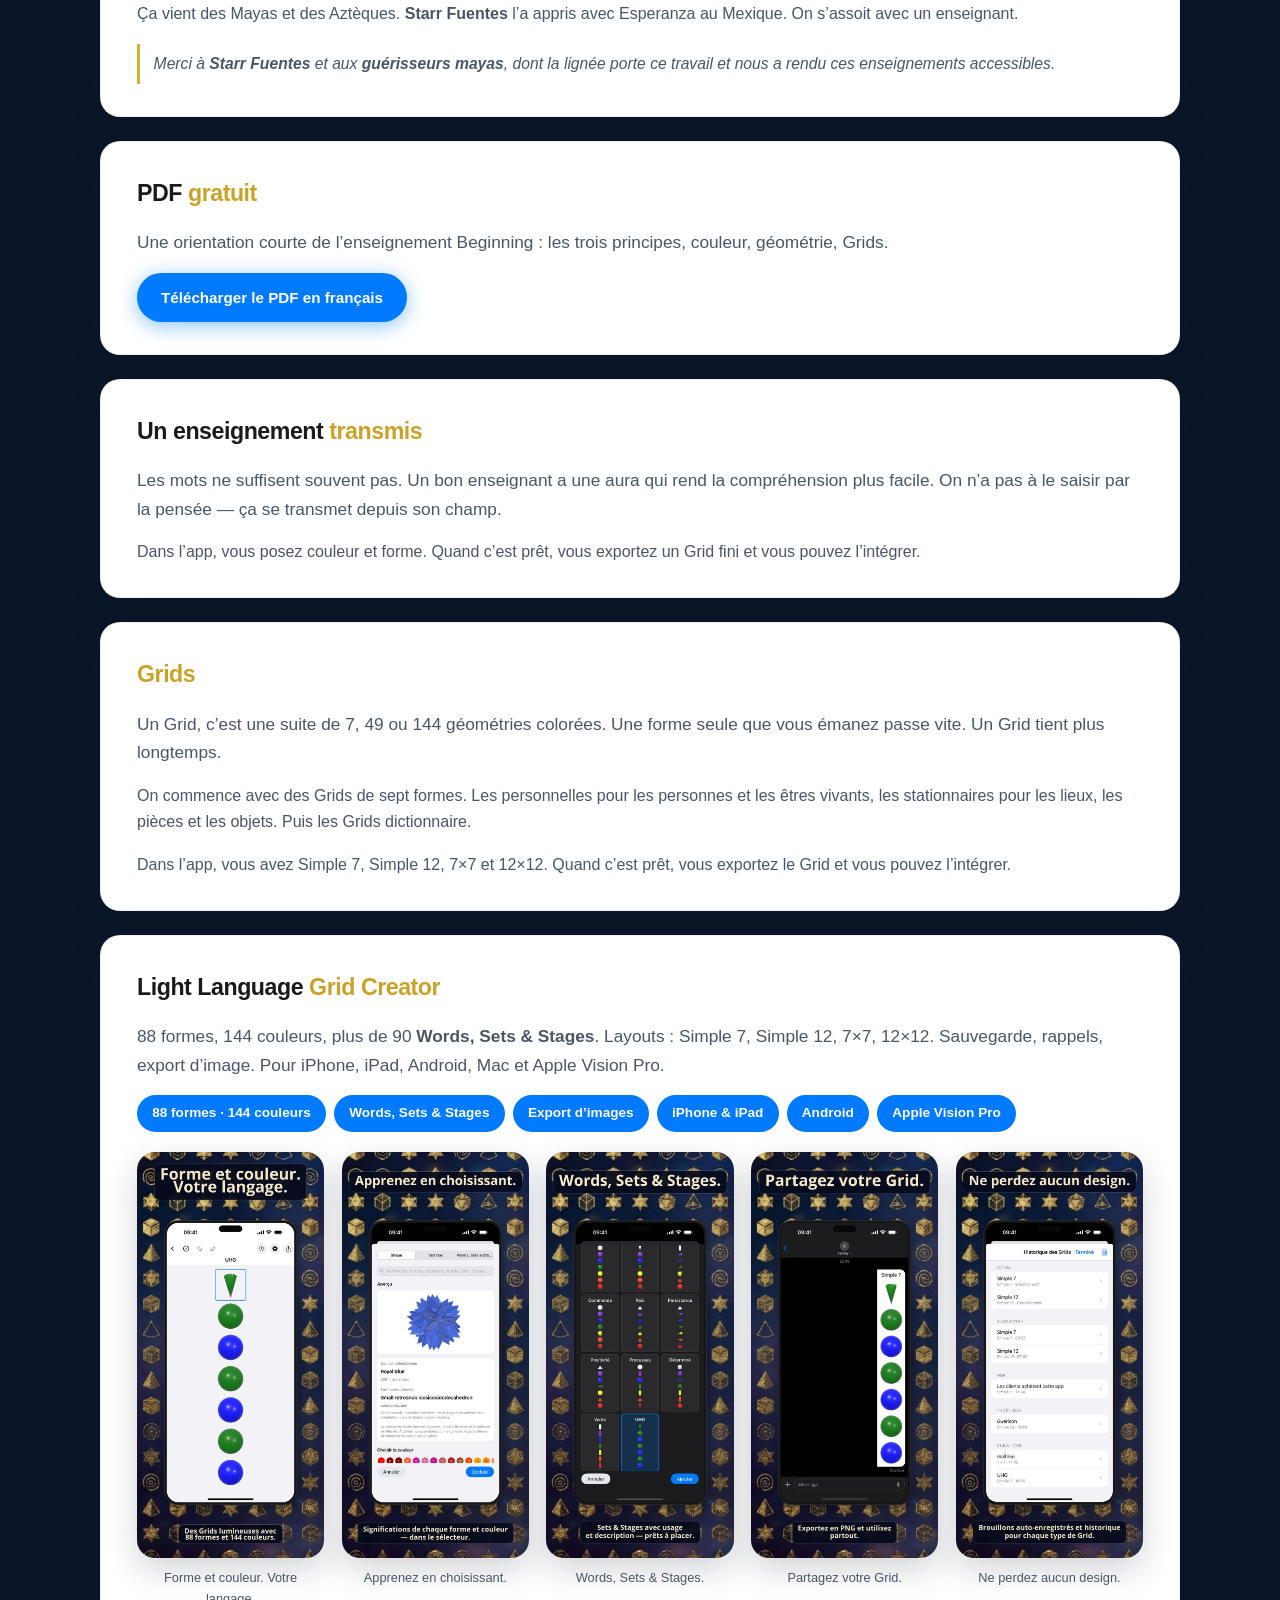
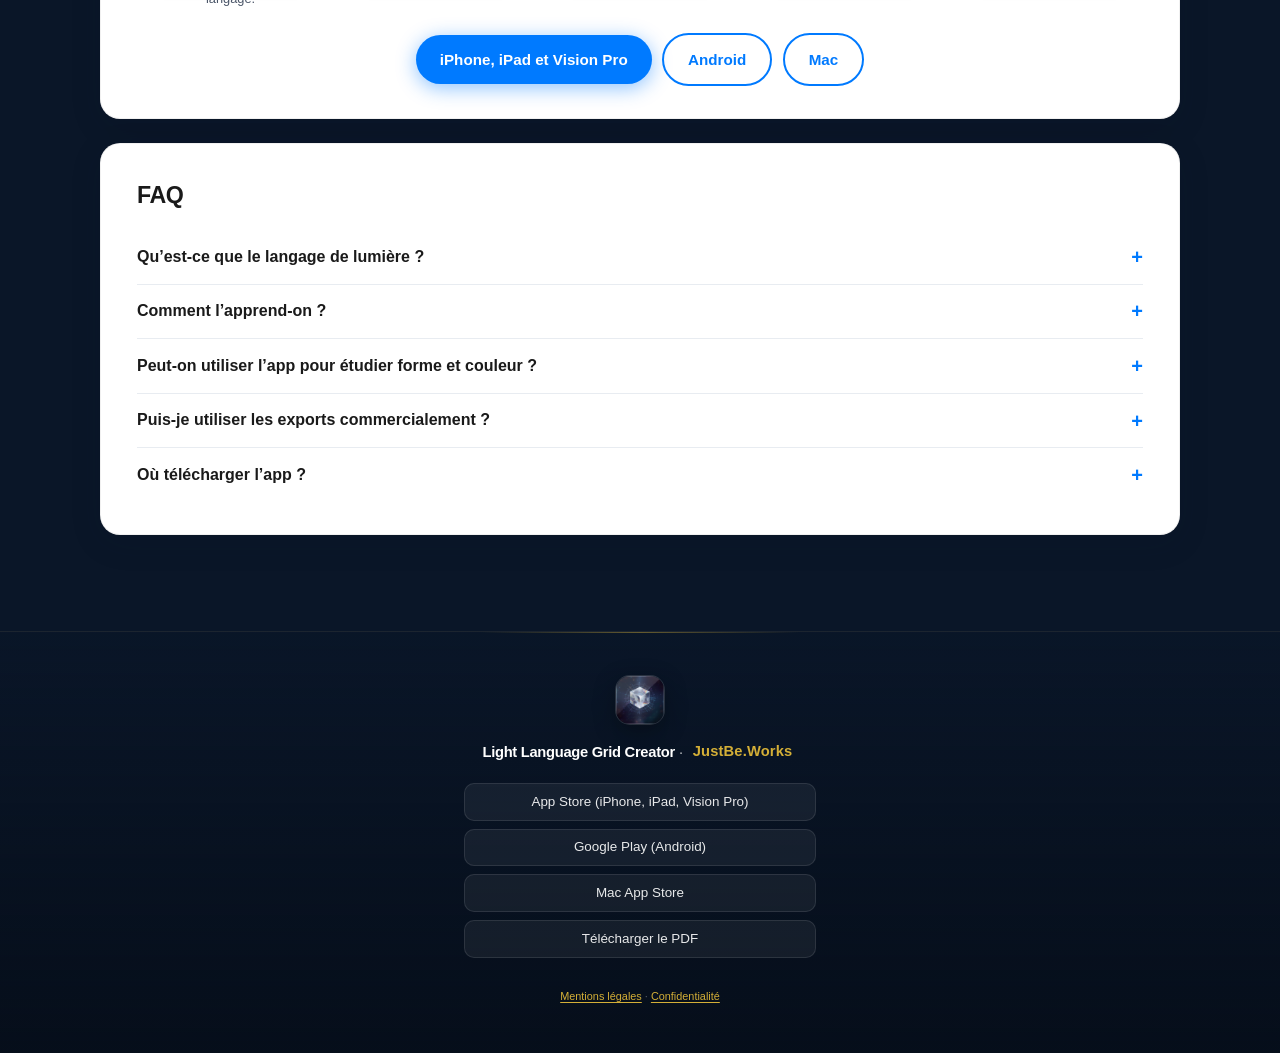
<file: fr/index.html>
<!DOCTYPE html>
<html lang="fr" data-locale-depth="1">
<head>
  <meta charset="UTF-8">
  <meta name="viewport" content="width=device-width, initial-scale=1.0">
  <title>Langage de lumière | Grid Creator pour iPhone, iPad, Android et Mac</title>
  <meta name="description" content="Light Language Grid Creator : des Grids de couleur et de forme sur iPhone, iPad, Android, Apple Vision Pro et Mac. Ce qu’est le langage de lumière, et un PDF court pour commencer.">
  <meta name="keywords" content="langage de lumière, light language, langue de lumière, géométrie sacrée, Grid, méditation, spiritualité">
  <link rel="canonical" href="https://lightlanguage.justbe.works/fr/">
  <link rel="icon" type="image/png" sizes="1024x1024" href="../assets/images/app-icon.png">
  <link rel="apple-touch-icon" href="../assets/images/app-icon.png">

  <link rel="alternate" hreflang="en" href="https://lightlanguage.justbe.works/">
  <link rel="alternate" hreflang="de" href="https://lightlanguage.justbe.works/de/">
  <link rel="alternate" hreflang="es" href="https://lightlanguage.justbe.works/es/">
  <link rel="alternate" hreflang="fr" href="https://lightlanguage.justbe.works/fr/">
  <link rel="alternate" hreflang="it" href="https://lightlanguage.justbe.works/it/">
  <link rel="alternate" hreflang="pt" href="https://lightlanguage.justbe.works/pt/">
  <link rel="alternate" hreflang="x-default" href="https://lightlanguage.justbe.works/">

  <meta property="og:type" content="website">
  <meta property="og:url" content="https://lightlanguage.justbe.works/fr/">
  <meta property="og:title" content="Langage de lumière | Grid Creator pour iPhone, iPad, Android et Mac">
  <meta property="og:description" content="Composer des Grids avec la couleur et la forme. Exporter une image. Ce qu’est le langage de lumière, en bref.">
  <meta property="og:image" content="https://lightlanguage.justbe.works/assets/images/app-icon.png">
  <meta property="og:locale" content="fr_FR">

  <link rel="stylesheet" href="../assets/style.css">
  <script type="application/ld+json">
  {"@context":"https://schema.org","@type":"WebPage","name":"Langage de lumière | Grid Creator","url":"https://lightlanguage.justbe.works/fr/","inLanguage":"fr"}
  </script>
</head>
<body>
  <a class="skip-link" href="#main">Aller au contenu</a>
  <div class="page-bg" aria-hidden="true"></div>
  <div class="glow-orbs" aria-hidden="true"><span></span><span></span><span></span></div>

  <header class="site-header">
    <div class="header-inner">
      <a class="brand" href="../"><img class="brand-mark" src="../assets/images/app-icon.png" width="36" height="36" alt="" decoding="async"> Light Language</a>
      <nav class="nav-links" aria-label="Navigation">
        <a href="#what-is">Qu’est-ce que c’est ?</a>
        <a href="#pdf-summary">PDF</a>
        <a href="#why-creator">Pratique</a>
        <a href="#meditation">Grids</a>
        <a href="#product">Grid Creator</a>
        <a href="#faq">FAQ</a>
      </nav>
      <div class="lang-select">
        <label for="lang-switch">Langue</label>
        <select id="lang-switch" aria-label="Choisir la langue">
          <option value="en">English</option>
          <option value="de">Deutsch</option>
          <option value="es">Español</option>
          <option value="fr" selected>Français</option>
          <option value="it">Italiano</option>
          <option value="pt">Português</option>
        </select>
      </div>
    </div>
  </header>

  <section class="hero" aria-labelledby="hero-title">
    <h1 id="hero-title">Choisissez une <span class="accent">Grid</span></h1>
    <p class="hero-lead"><strong>Light Language Grid Creator</strong> sert à composer des Grids avec la couleur et la forme. Pour iPhone, iPad, Android, Mac et Apple Vision Pro. Quand c’est prêt, vous exportez un Grid fini et vous pouvez l’intégrer.</p>
    <div class="hero-actions">
      <a class="btn btn-primary" href="https://apps.apple.com/us/app/light-language-grid-creator/id6758855353">iPhone, iPad et Vision Pro</a>
      <a class="btn btn-ghost" href="https://play.google.com/store/apps/details?id=works.justbe.lightlanguage.creator">Android</a>
      <a class="btn btn-ghost" href="https://apps.apple.com/us/app/light-language-grid-maker/id6758808761?mt=12">Mac</a>
      <a class="btn btn-ghost" href="#product">Ce qu’il y a dans l’app</a>
    </div>
    <div class="showcase showcase-phone">
      <img src="../assets/images/shots/fr/01.jpg?v=20260821" width="720" height="1561" alt="Capture iPhone de Light Language Grid Creator avec une Grid 7×7 de formes 3D colorées." loading="eager" decoding="async">
    </div>
  </section>

  <main id="main" class="wrap">
    <article class="card" id="what-is">
      <h2>Qu’est-ce que le <span class="gold">langage de lumière</span> ?</h2>
      <p class="lead">Le langage de lumière utilise la <strong>lumière colorée et la géométrie sacrée</strong> pour créer des messages clairs. Pensée claire, intention claire : ça rayonne autour de vous — c’est ainsi que se forme l’aura pour les choses que vous voulez créer et manifester dans le monde. Ça structure et transforme relations, maison, lieux, personnes, collectifs et schémas.</p>
      <p>Trois principes :</p>
      <ol>
        <li>Vos pensées créent votre réalité.</li>
        <li>Vous êtes responsable à 100&nbsp;% de votre réalité.</li>
        <li>Comme en haut, ainsi en bas.</li>
      </ol>
      <p>Ça vient des Mayas et des Aztèques. <strong>Starr Fuentes</strong> l’a appris avec Esperanza au Mexique. On s’assoit avec un enseignant.</p>

      <p class="lineage-credit">Merci à <strong>Starr Fuentes</strong> et aux <strong>guérisseurs mayas</strong>, dont la lignée porte ce travail et nous a rendu ces enseignements accessibles.</p>
    </article>

    <section class="card" id="pdf-summary" aria-labelledby="pdf-summary-title">
      <h2 id="pdf-summary-title">PDF <span class="gold">gratuit</span></h2>
      <p class="lead">Une orientation courte de l’enseignement Beginning : les trois principes, couleur, géométrie, Grids.</p>
      <p><a class="btn btn-primary" href="../assets/pdfs/beginning-light-language-summary-fr.pdf" download>Télécharger le PDF en français</a></p>
    </section>

    <article class="card" id="why-creator">
      <h2>Un enseignement <span class="gold">transmis</span></h2>
      <p class="lead">Les mots ne suffisent souvent pas. Un bon enseignant a une aura qui rend la compréhension plus facile. On n’a pas à le saisir par la pensée — ça se transmet depuis son champ.</p>
      <p>Dans l’app, vous posez couleur et forme. Quand c’est prêt, vous exportez un Grid fini et vous pouvez l’intégrer.</p>
    </article>

    <article class="card" id="meditation">
      <h2><span class="gold">Grids</span></h2>
      <p class="lead">Un Grid, c’est une suite de 7, 49 ou 144 géométries colorées. Une forme seule que vous émanez passe vite. Un Grid tient plus longtemps.</p>
      <p>On commence avec des Grids de sept formes. Les personnelles pour les personnes et les êtres vivants, les stationnaires pour les lieux, les pièces et les objets. Puis les Grids dictionnaire.</p>
      <p>Dans l’app, vous avez Simple 7, Simple 12, 7×7 et 12×12. Quand c’est prêt, vous exportez le Grid et vous pouvez l’intégrer.</p>
    </article>

    <article class="card" id="product">
      <h2>Light Language <span class="gold">Grid Creator</span></h2>
      <p class="lead">88 formes, 144 couleurs, plus de 90 <strong>Words, Sets &amp; Stages</strong>. Layouts : Simple 7, Simple 12, 7×7, 12×12. Sauvegarde, rappels, export d’image. Pour iPhone, iPad, Android, Mac et Apple Vision Pro.</p>
      <div class="pill-grid" aria-label="Fonctions">
        <span class="pill">88 formes · 144 couleurs</span>
        <span class="pill">Words, Sets &amp; Stages</span>
        <span class="pill">Export d’images</span>
        <span class="pill">iPhone &amp; iPad</span>
        <span class="pill">Android</span>
        <span class="pill">Apple Vision Pro</span>
      </div>
      <div class="gallery gallery-phones">
        <figure>
          <img src="../assets/images/shots/fr/02.jpg?v=20260821" width="720" height="1561" alt="Capture iPhone d’une Grid 7×7 avec des formes 3D colorées." loading="lazy" decoding="async">
          <figcaption>Forme et couleur. Votre langage.</figcaption>
        </figure>
        <figure>
          <img src="../assets/images/shots/fr/03.jpg?v=20260821" width="720" height="1561" alt="Capture iPhone du sélecteur avec significations de forme et de couleur." loading="lazy" decoding="async">
          <figcaption>Apprenez en choisissant.</figcaption>
        </figure>
        <figure>
          <img src="../assets/images/shots/fr/04.jpg?v=20260821" width="720" height="1561" alt="Capture iPhone de Words, Sets &amp; Stages." loading="lazy" decoding="async">
          <figcaption>Words, Sets &amp; Stages.</figcaption>
        </figure>
        <figure>
          <img src="../assets/images/shots/fr/05.jpg?v=20260821" width="720" height="1561" alt="Capture iPhone pour partager une Grid en PNG." loading="lazy" decoding="async">
          <figcaption>Partagez votre Grid.</figcaption>
        </figure>
        <figure>
          <img src="../assets/images/shots/fr/06.jpg?v=20260821" width="720" height="1561" alt="Capture iPhone de Grid History." loading="lazy" decoding="async">
          <figcaption>Ne perdez aucun design.</figcaption>
        </figure>
      </div>
      <p class="store-buttons" style="margin-top:1.5rem">
        <a class="btn btn-primary" href="https://apps.apple.com/us/app/light-language-grid-creator/id6758855353">iPhone, iPad et Vision Pro</a>
        <a class="btn btn-outline" href="https://play.google.com/store/apps/details?id=works.justbe.lightlanguage.creator">Android</a>
        <a class="btn btn-outline" href="https://apps.apple.com/us/app/light-language-grid-maker/id6758808761?mt=12">Mac</a>
      </p>
    </article>

    <section class="card" id="faq" aria-labelledby="faq-heading">
      <h2 id="faq-heading">FAQ</h2>
      <div class="faq-item">
        <button type="button">Qu’est-ce que le langage de lumière ?</button>
        <div class="faq-panel">
          <p>Le langage de lumière utilise la lumière colorée et la géométrie sacrée. C’est ainsi que se forment des messages clairs. Pensée claire, intention claire : ça rayonne autour de vous — c’est ainsi que se forme l’aura pour les choses que vous voulez créer et manifester dans le monde. Ça structure et transforme relations, maison, lieux, personnes, collectifs et schémas. Ça vient des Mayas et des Aztèques. Avec un enseignant. <a href="#what-is">Plus long</a>, <a href="#pdf-summary">PDF</a>.</p>
        </div>
      </div>
      <div class="faq-item">
        <button type="button">Comment l’apprend-on ?</button>
        <div class="faq-panel">
          <p>Avec un enseignant. Un bon enseignant a une aura qui rend la compréhension plus facile. Ça se transmet depuis son champ, pas par la pensée.</p>
        </div>
      </div>
      <div class="faq-item">
        <button type="button">Peut-on utiliser l’app pour étudier forme et couleur ?</button>
        <div class="faq-panel">
          <p>Oui. Chaque couleur et chaque forme a déjà son sens dans le sélecteur, plus Words, Sets &amp; Stages.</p>
        </div>
      </div>
      <div class="faq-item">
        <button type="button">Puis-je utiliser les exports commercialement ?</button>
        <div class="faq-panel">
          <p>Oui. Usage personnel et commercial.</p>
        </div>
      </div>
      <div class="faq-item">
        <button type="button">Où télécharger l’app ?</button>
        <div class="faq-panel">
          <p><strong>iPhone, iPad, Apple Vision Pro :</strong> <a href="https://apps.apple.com/us/app/light-language-grid-creator/id6758855353">Light Language Grid Creator</a> sur l’App Store.<br>
          <strong>Android :</strong> <a href="https://play.google.com/store/apps/details?id=works.justbe.lightlanguage.creator">Light Language Grid Creator</a> sur Google Play.<br>
          <strong>Mac :</strong> <a href="https://apps.apple.com/us/app/light-language-grid-maker/id6758808761?mt=12">Light Language Grid Maker</a> sur le Mac App Store.</p>
        </div>
      </div>
    </section>
  </main>

  <footer class="site-footer">
    <div class="footer-inner">
      <a class="footer-logo" href="./" aria-label="Accueil">
        <img class="footer-logo-img" src="../assets/images/app-icon.png" width="48" height="48" alt="" decoding="async">
      </a>
      <p class="footer-brand"><strong>Light Language Grid Creator</strong> · <a href="https://justbe.works">JustBe.Works</a></p>
      <nav class="footer-links" aria-label="Téléchargements">
        <a href="https://apps.apple.com/us/app/light-language-grid-creator/id6758855353">App Store (iPhone, iPad, Vision Pro)</a>
        <a href="https://play.google.com/store/apps/details?id=works.justbe.lightlanguage.creator">Google Play (Android)</a>
        <a href="https://apps.apple.com/us/app/light-language-grid-maker/id6758808761?mt=12">Mac App Store</a>
        <a href="../assets/pdfs/beginning-light-language-summary-fr.pdf">Télécharger le PDF</a>
      </nav>
      <p class="footer-legal">
        <a href="https://justbe.works">Mentions légales</a><span class="footer-legal-sep" aria-hidden="true"> · </span><a href="https://privacy.justbe.works">Confidentialité</a>
      </p>
    </div>
  </footer>
  <script src="../assets/main.js" defer></script>
</body>
</html>
</file>
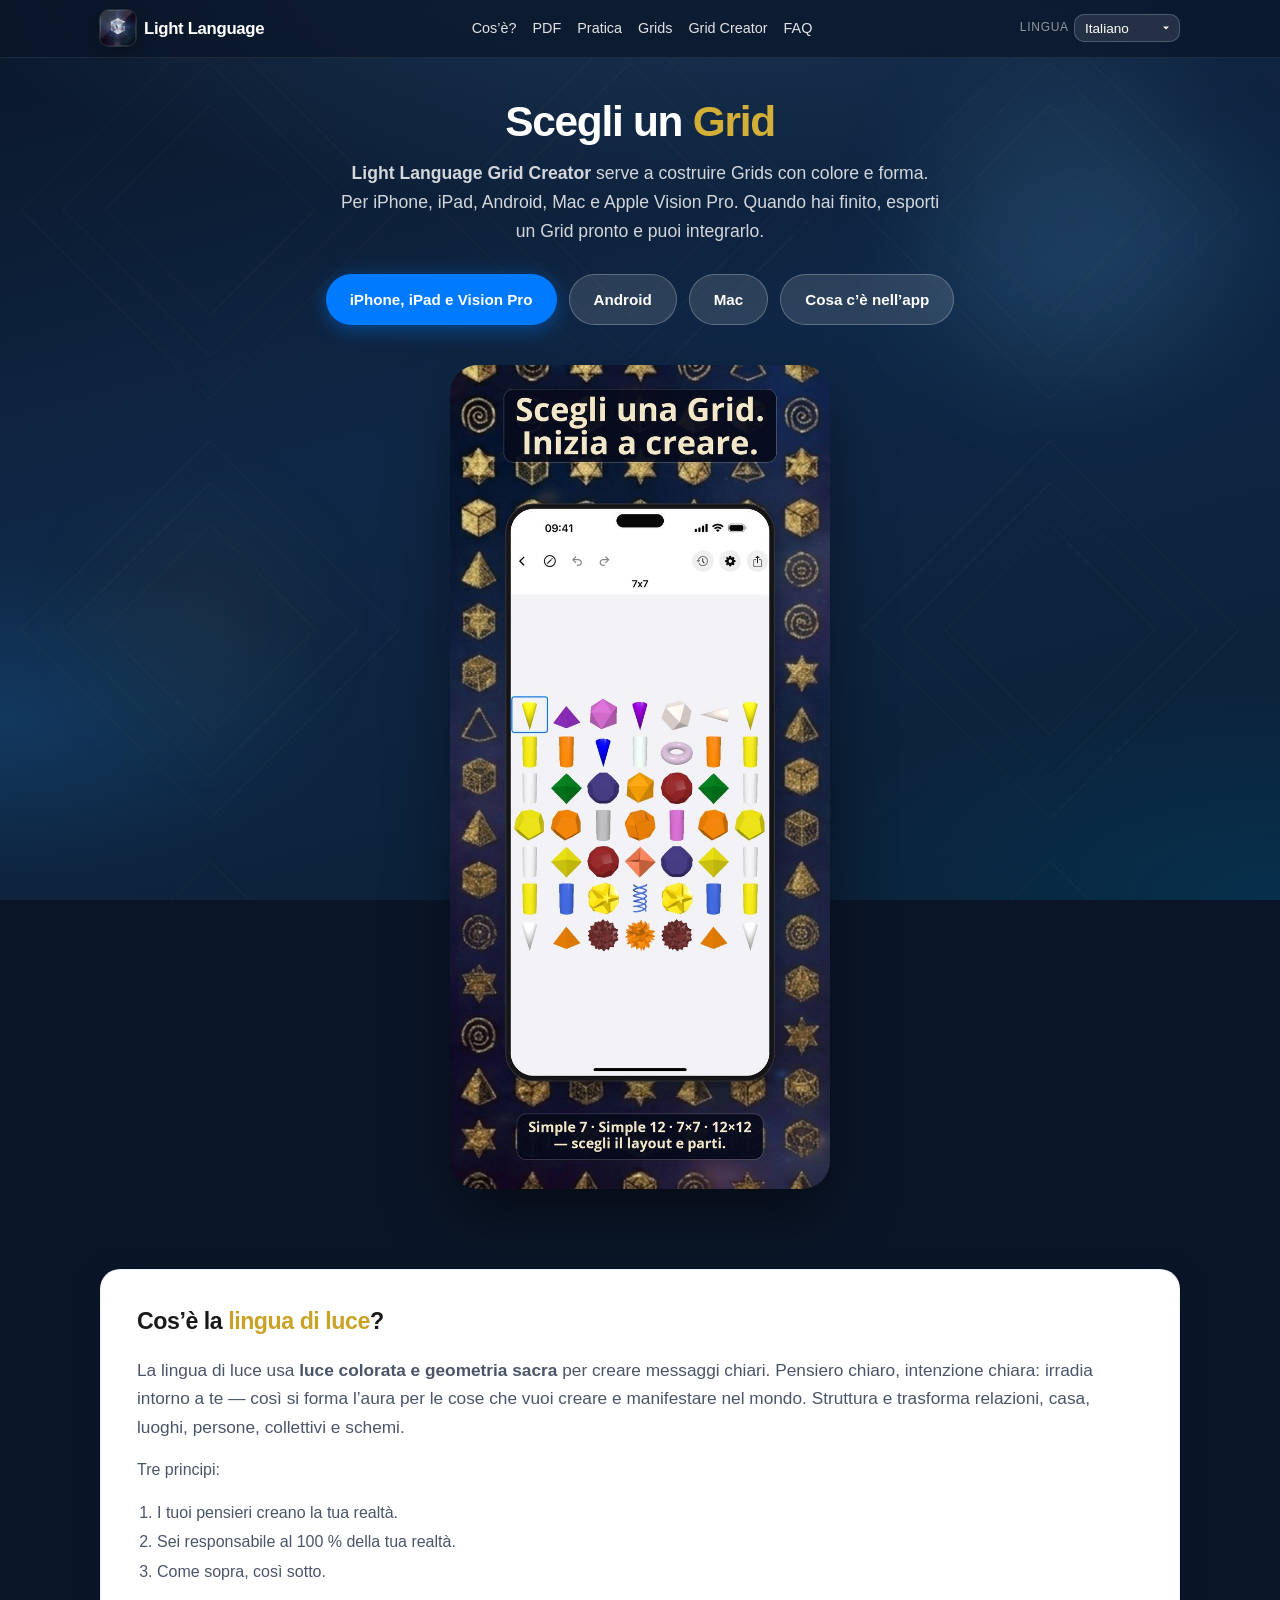
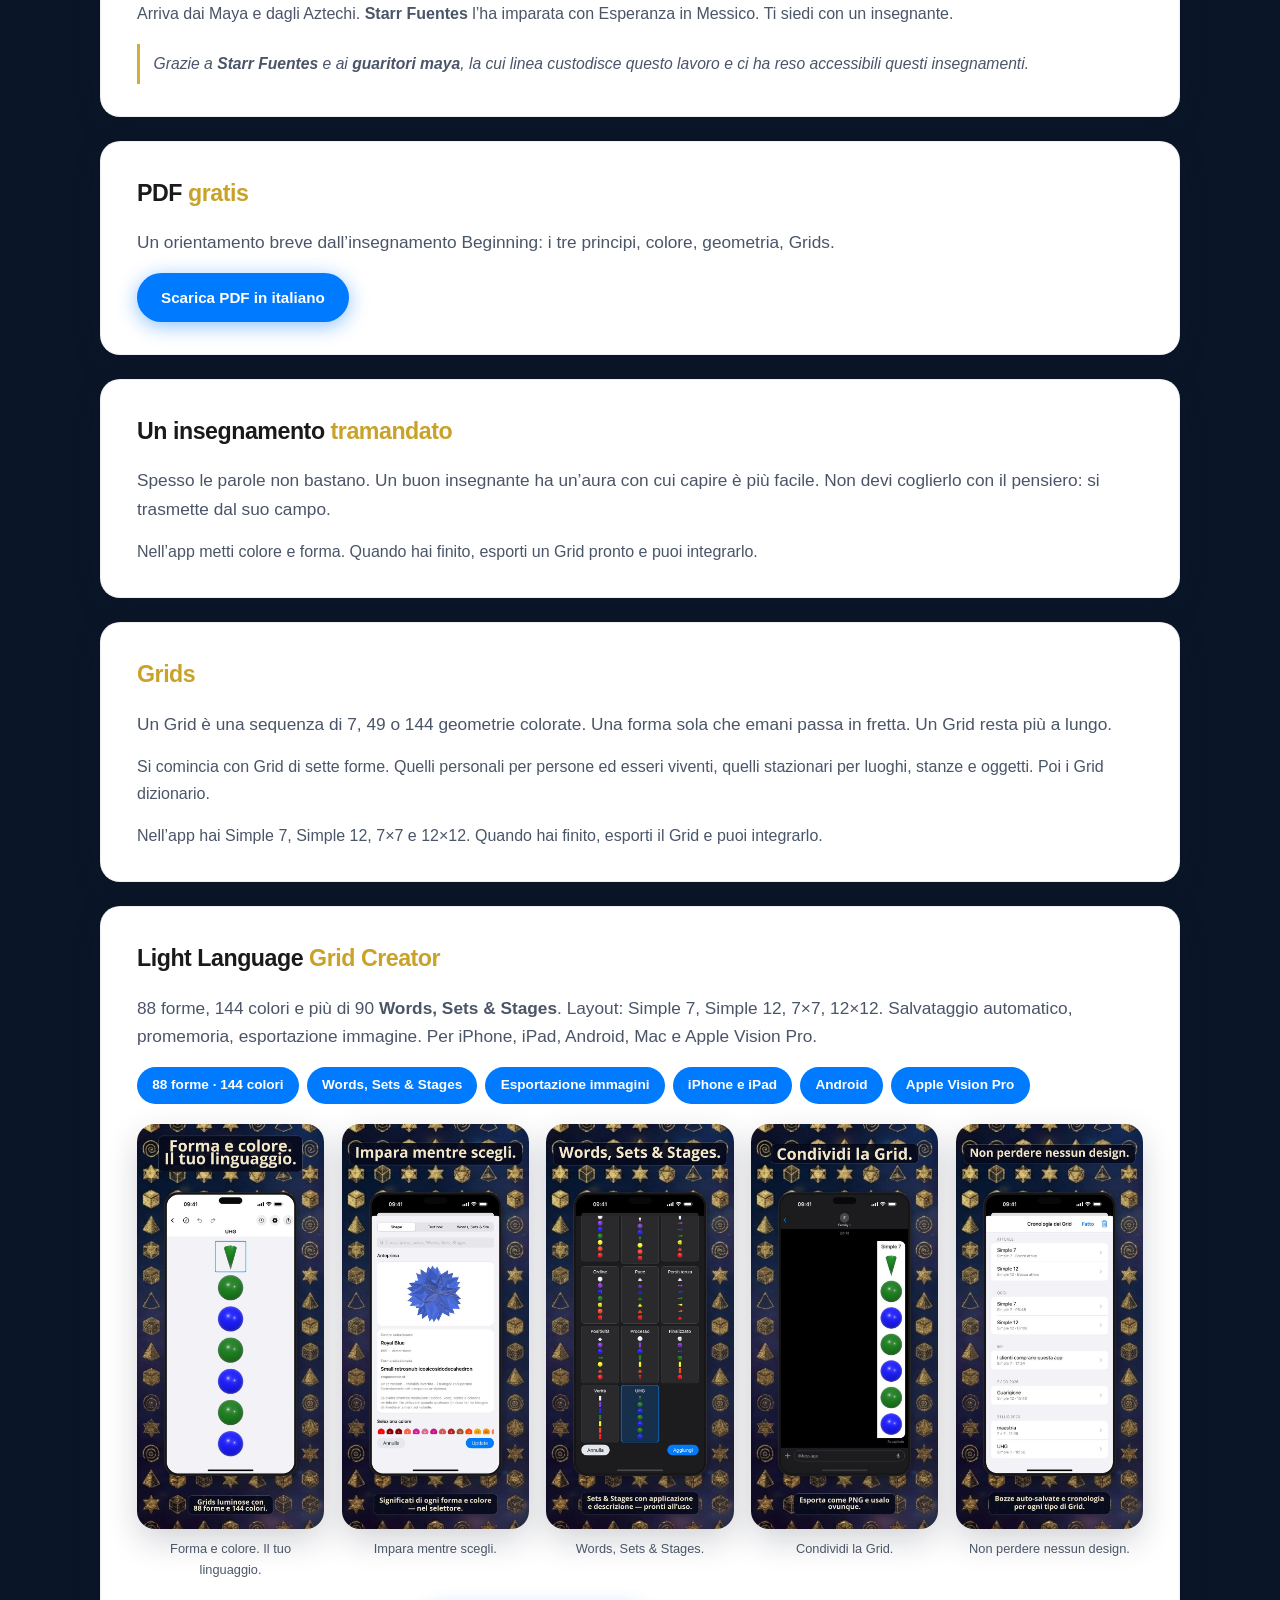
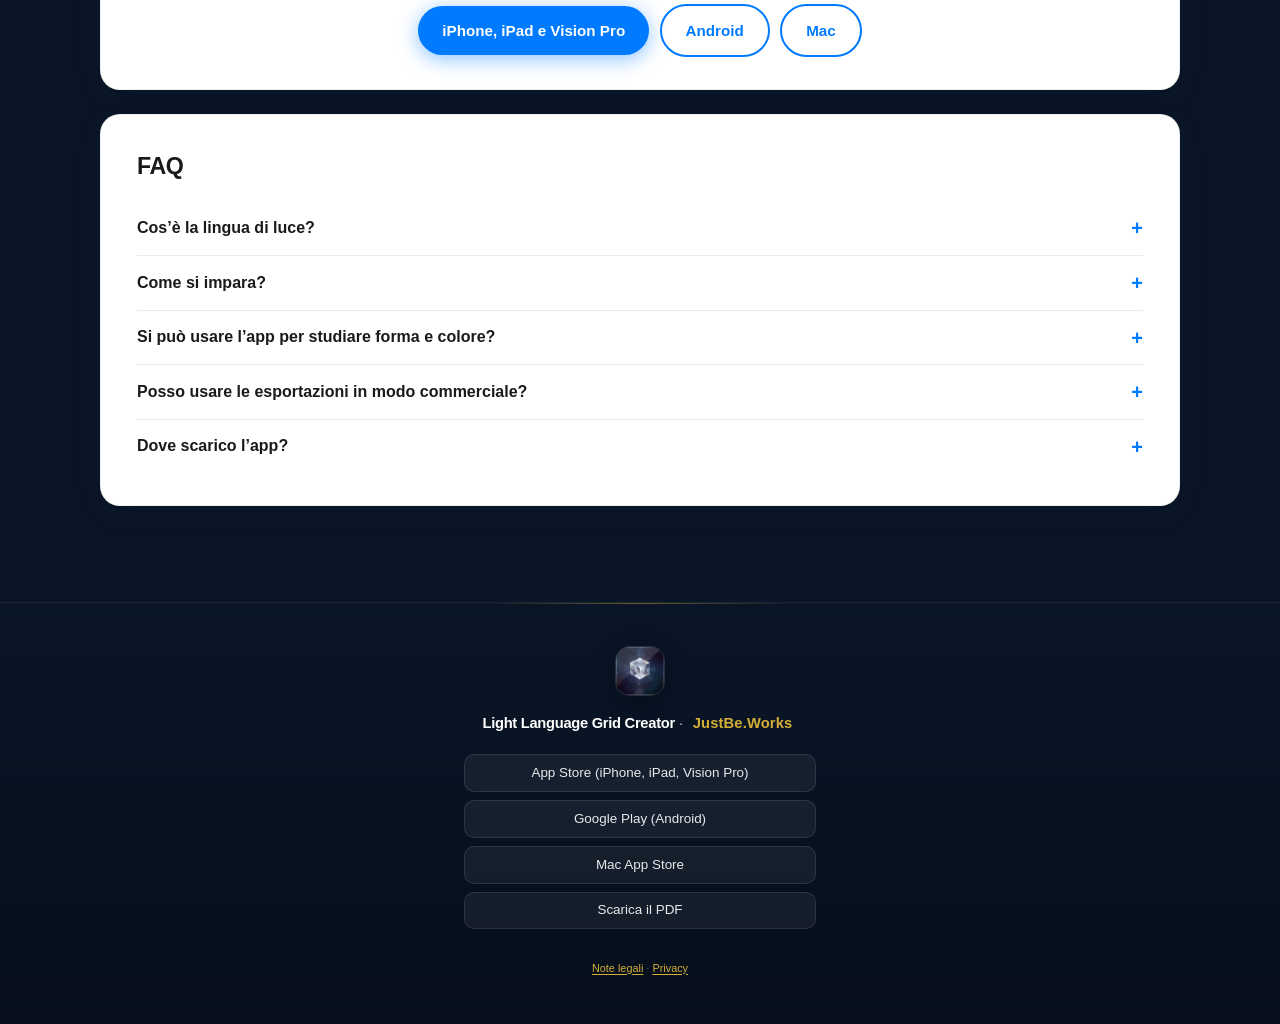
<file: it/index.html>
<!DOCTYPE html>
<html lang="it" data-locale-depth="1">
<head>
  <meta charset="UTF-8">
  <meta name="viewport" content="width=device-width, initial-scale=1.0">
  <title>Lingua di luce | Grid Creator per iPhone, iPad, Android e Mac</title>
  <meta name="description" content="Light Language Grid Creator: Grids di colore e forma su iPhone, iPad, Android, Apple Vision Pro e Mac. Cos’è la lingua di luce, e un PDF breve per iniziare.">
  <meta name="keywords" content="lingua di luce, light language, linguaggio di luce, geometria sacra, Grid, meditazione, spiritualità">
  <link rel="canonical" href="https://lightlanguage.justbe.works/it/">
  <link rel="icon" type="image/png" sizes="1024x1024" href="../assets/images/app-icon.png">
  <link rel="apple-touch-icon" href="../assets/images/app-icon.png">

  <link rel="alternate" hreflang="en" href="https://lightlanguage.justbe.works/">
  <link rel="alternate" hreflang="de" href="https://lightlanguage.justbe.works/de/">
  <link rel="alternate" hreflang="es" href="https://lightlanguage.justbe.works/es/">
  <link rel="alternate" hreflang="fr" href="https://lightlanguage.justbe.works/fr/">
  <link rel="alternate" hreflang="it" href="https://lightlanguage.justbe.works/it/">
  <link rel="alternate" hreflang="pt" href="https://lightlanguage.justbe.works/pt/">
  <link rel="alternate" hreflang="x-default" href="https://lightlanguage.justbe.works/">

  <meta property="og:type" content="website">
  <meta property="og:url" content="https://lightlanguage.justbe.works/it/">
  <meta property="og:title" content="Lingua di luce | Grid Creator per iPhone, iPad, Android e Mac">
  <meta property="og:description" content="Costruisci Grids con colore e forma. Esporta un’immagine. Cos’è la lingua di luce, in breve.">
  <meta property="og:image" content="https://lightlanguage.justbe.works/assets/images/app-icon.png">
  <meta property="og:locale" content="it_IT">

  <link rel="stylesheet" href="../assets/style.css">
  <script type="application/ld+json">
  {"@context":"https://schema.org","@type":"WebPage","name":"Lingua di luce | Grid Creator","url":"https://lightlanguage.justbe.works/it/","inLanguage":"it"}
  </script>
</head>
<body>
  <a class="skip-link" href="#main">Vai al contenuto</a>
  <div class="page-bg" aria-hidden="true"></div>
  <div class="glow-orbs" aria-hidden="true"><span></span><span></span><span></span></div>

  <header class="site-header">
    <div class="header-inner">
      <a class="brand" href="../"><img class="brand-mark" src="../assets/images/app-icon.png" width="36" height="36" alt="" decoding="async"> Light Language</a>
      <nav class="nav-links" aria-label="Principale">
        <a href="#what-is">Cos’è?</a>
        <a href="#pdf-summary">PDF</a>
        <a href="#why-creator">Pratica</a>
        <a href="#meditation">Grids</a>
        <a href="#product">Grid Creator</a>
        <a href="#faq">FAQ</a>
      </nav>
      <div class="lang-select">
        <label for="lang-switch">Lingua</label>
        <select id="lang-switch" aria-label="Scegli la lingua">
          <option value="en">English</option>
          <option value="de">Deutsch</option>
          <option value="es">Español</option>
          <option value="fr">Français</option>
          <option value="it" selected>Italiano</option>
          <option value="pt">Português</option>
        </select>
      </div>
    </div>
  </header>

  <section class="hero" aria-labelledby="hero-title">
    <h1 id="hero-title">Scegli un <span class="accent">Grid</span></h1>
    <p class="hero-lead"><strong>Light Language Grid Creator</strong> serve a costruire Grids con colore e forma. Per iPhone, iPad, Android, Mac e Apple Vision Pro. Quando hai finito, esporti un Grid pronto e puoi integrarlo.</p>
    <div class="hero-actions">
      <a class="btn btn-primary" href="https://apps.apple.com/us/app/light-language-grid-creator/id6758855353">iPhone, iPad e Vision Pro</a>
      <a class="btn btn-ghost" href="https://play.google.com/store/apps/details?id=works.justbe.lightlanguage.creator">Android</a>
      <a class="btn btn-ghost" href="https://apps.apple.com/us/app/light-language-grid-maker/id6758808761?mt=12">Mac</a>
      <a class="btn btn-ghost" href="#product">Cosa c’è nell’app</a>
    </div>
    <div class="showcase showcase-phone">
      <img src="../assets/images/shots/it/01.jpg?v=20260821" width="720" height="1561" alt="Schermata iPhone di Light Language Grid Creator con una Grid 7×7 di forme 3D colorate." loading="eager" decoding="async">
    </div>
  </section>

  <main id="main" class="wrap">
    <article class="card" id="what-is">
      <h2>Cos’è la <span class="gold">lingua di luce</span>?</h2>
      <p class="lead">La lingua di luce usa <strong>luce colorata e geometria sacra</strong> per creare messaggi chiari. Pensiero chiaro, intenzione chiara: irradia intorno a te — così si forma l’aura per le cose che vuoi creare e manifestare nel mondo. Struttura e trasforma relazioni, casa, luoghi, persone, collettivi e schemi.</p>
      <p>Tre principi:</p>
      <ol>
        <li>I tuoi pensieri creano la tua realtà.</li>
        <li>Sei responsabile al 100&nbsp;% della tua realtà.</li>
        <li>Come sopra, così sotto.</li>
      </ol>
      <p>Arriva dai Maya e dagli Aztechi. <strong>Starr Fuentes</strong> l’ha imparata con Esperanza in Messico. Ti siedi con un insegnante.</p>

      <p class="lineage-credit">Grazie a <strong>Starr Fuentes</strong> e ai <strong>guaritori maya</strong>, la cui linea custodisce questo lavoro e ci ha reso accessibili questi insegnamenti.</p>
    </article>

    <section class="card" id="pdf-summary" aria-labelledby="pdf-summary-title">
      <h2 id="pdf-summary-title">PDF <span class="gold">gratis</span></h2>
      <p class="lead">Un orientamento breve dall’insegnamento Beginning: i tre principi, colore, geometria, Grids.</p>
      <p><a class="btn btn-primary" href="../assets/pdfs/beginning-light-language-summary-it.pdf" download>Scarica PDF in italiano</a></p>
    </section>

    <article class="card" id="why-creator">
      <h2>Un insegnamento <span class="gold">tramandato</span></h2>
      <p class="lead">Spesso le parole non bastano. Un buon insegnante ha un’aura con cui capire è più facile. Non devi coglierlo con il pensiero: si trasmette dal suo campo.</p>
      <p>Nell’app metti colore e forma. Quando hai finito, esporti un Grid pronto e puoi integrarlo.</p>
    </article>

    <article class="card" id="meditation">
      <h2><span class="gold">Grids</span></h2>
      <p class="lead">Un Grid è una sequenza di 7, 49 o 144 geometrie colorate. Una forma sola che emani passa in fretta. Un Grid resta più a lungo.</p>
      <p>Si comincia con Grid di sette forme. Quelli personali per persone ed esseri viventi, quelli stazionari per luoghi, stanze e oggetti. Poi i Grid dizionario.</p>
      <p>Nell’app hai Simple 7, Simple 12, 7×7 e 12×12. Quando hai finito, esporti il Grid e puoi integrarlo.</p>
    </article>

    <article class="card" id="product">
      <h2>Light Language <span class="gold">Grid Creator</span></h2>
      <p class="lead">88 forme, 144 colori e più di 90 <strong>Words, Sets &amp; Stages</strong>. Layout: Simple 7, Simple 12, 7×7, 12×12. Salvataggio automatico, promemoria, esportazione immagine. Per iPhone, iPad, Android, Mac e Apple Vision Pro.</p>
      <div class="pill-grid" aria-label="Funzioni">
        <span class="pill">88 forme · 144 colori</span>
        <span class="pill">Words, Sets &amp; Stages</span>
        <span class="pill">Esportazione immagini</span>
        <span class="pill">iPhone e iPad</span>
        <span class="pill">Android</span>
        <span class="pill">Apple Vision Pro</span>
      </div>
      <div class="gallery gallery-phones">
        <figure>
          <img src="../assets/images/shots/it/02.jpg?v=20260821" width="720" height="1561" alt="Schermata iPhone di una Grid 7×7 con forme 3D colorate." loading="lazy" decoding="async">
          <figcaption>Forma e colore. Il tuo linguaggio.</figcaption>
        </figure>
        <figure>
          <img src="../assets/images/shots/it/03.jpg?v=20260821" width="720" height="1561" alt="Schermata iPhone del selettore con i significati di forma e colore." loading="lazy" decoding="async">
          <figcaption>Impara mentre scegli.</figcaption>
        </figure>
        <figure>
          <img src="../assets/images/shots/it/04.jpg?v=20260821" width="720" height="1561" alt="Schermata iPhone di Words, Sets &amp; Stages." loading="lazy" decoding="async">
          <figcaption>Words, Sets &amp; Stages.</figcaption>
        </figure>
        <figure>
          <img src="../assets/images/shots/it/05.jpg?v=20260821" width="720" height="1561" alt="Schermata iPhone per condividere una Grid come PNG." loading="lazy" decoding="async">
          <figcaption>Condividi la Grid.</figcaption>
        </figure>
        <figure>
          <img src="../assets/images/shots/it/06.jpg?v=20260821" width="720" height="1561" alt="Schermata iPhone di Grid History." loading="lazy" decoding="async">
          <figcaption>Non perdere nessun design.</figcaption>
        </figure>
      </div>
      <p class="store-buttons" style="margin-top:1.5rem">
        <a class="btn btn-primary" href="https://apps.apple.com/us/app/light-language-grid-creator/id6758855353">iPhone, iPad e Vision Pro</a>
        <a class="btn btn-outline" href="https://play.google.com/store/apps/details?id=works.justbe.lightlanguage.creator">Android</a>
        <a class="btn btn-outline" href="https://apps.apple.com/us/app/light-language-grid-maker/id6758808761?mt=12">Mac</a>
      </p>
    </article>

    <section class="card" id="faq" aria-labelledby="faq-heading">
      <h2 id="faq-heading">FAQ</h2>
      <div class="faq-item">
        <button type="button">Cos’è la lingua di luce?</button>
        <div class="faq-panel">
          <p>La lingua di luce usa luce colorata e geometria sacra. Così nascono messaggi chiari. Pensiero chiaro, intenzione chiara: irradia intorno a te — così si forma l’aura per le cose che vuoi creare e manifestare nel mondo. Struttura e trasforma relazioni, casa, luoghi, persone, collettivi e schemi. Arriva dai Maya e dagli Aztechi. Con un insegnante. <a href="#what-is">Più lungo</a>, <a href="#pdf-summary">PDF</a>.</p>
        </div>
      </div>
      <div class="faq-item">
        <button type="button">Come si impara?</button>
        <div class="faq-panel">
          <p>Con un insegnante. Un buon insegnante ha un’aura con cui capire è più facile. Si trasmette dal suo campo, non con il pensiero.</p>
        </div>
      </div>
      <div class="faq-item">
        <button type="button">Si può usare l’app per studiare forma e colore?</button>
        <div class="faq-panel">
          <p>Sì. Ogni colore e ogni forma ha già il suo significato nel selettore, più Words, Sets &amp; Stages.</p>
        </div>
      </div>
      <div class="faq-item">
        <button type="button">Posso usare le esportazioni in modo commerciale?</button>
        <div class="faq-panel">
          <p>Sì. Uso personale e commerciale.</p>
        </div>
      </div>
      <div class="faq-item">
        <button type="button">Dove scarico l’app?</button>
        <div class="faq-panel">
          <p><strong>iPhone, iPad, Apple Vision Pro:</strong> <a href="https://apps.apple.com/us/app/light-language-grid-creator/id6758855353">Light Language Grid Creator</a> sull’App Store.<br>
          <strong>Android:</strong> <a href="https://play.google.com/store/apps/details?id=works.justbe.lightlanguage.creator">Light Language Grid Creator</a> su Google Play.<br>
          <strong>Mac:</strong> <a href="https://apps.apple.com/us/app/light-language-grid-maker/id6758808761?mt=12">Light Language Grid Maker</a> sul Mac App Store.</p>
        </div>
      </div>
    </section>
  </main>

  <footer class="site-footer">
    <div class="footer-inner">
      <a class="footer-logo" href="./" aria-label="Home">
        <img class="footer-logo-img" src="../assets/images/app-icon.png" width="48" height="48" alt="" decoding="async">
      </a>
      <p class="footer-brand"><strong>Light Language Grid Creator</strong> · <a href="https://justbe.works">JustBe.Works</a></p>
      <nav class="footer-links" aria-label="Download">
        <a href="https://apps.apple.com/us/app/light-language-grid-creator/id6758855353">App Store (iPhone, iPad, Vision Pro)</a>
        <a href="https://play.google.com/store/apps/details?id=works.justbe.lightlanguage.creator">Google Play (Android)</a>
        <a href="https://apps.apple.com/us/app/light-language-grid-maker/id6758808761?mt=12">Mac App Store</a>
        <a href="../assets/pdfs/beginning-light-language-summary-it.pdf">Scarica il PDF</a>
      </nav>
      <p class="footer-legal">
        <a href="https://justbe.works">Note legali</a><span class="footer-legal-sep" aria-hidden="true"> · </span><a href="https://privacy.justbe.works">Privacy</a>
      </p>
    </div>
  </footer>
  <script src="../assets/main.js" defer></script>
</body>
</html>
</file>
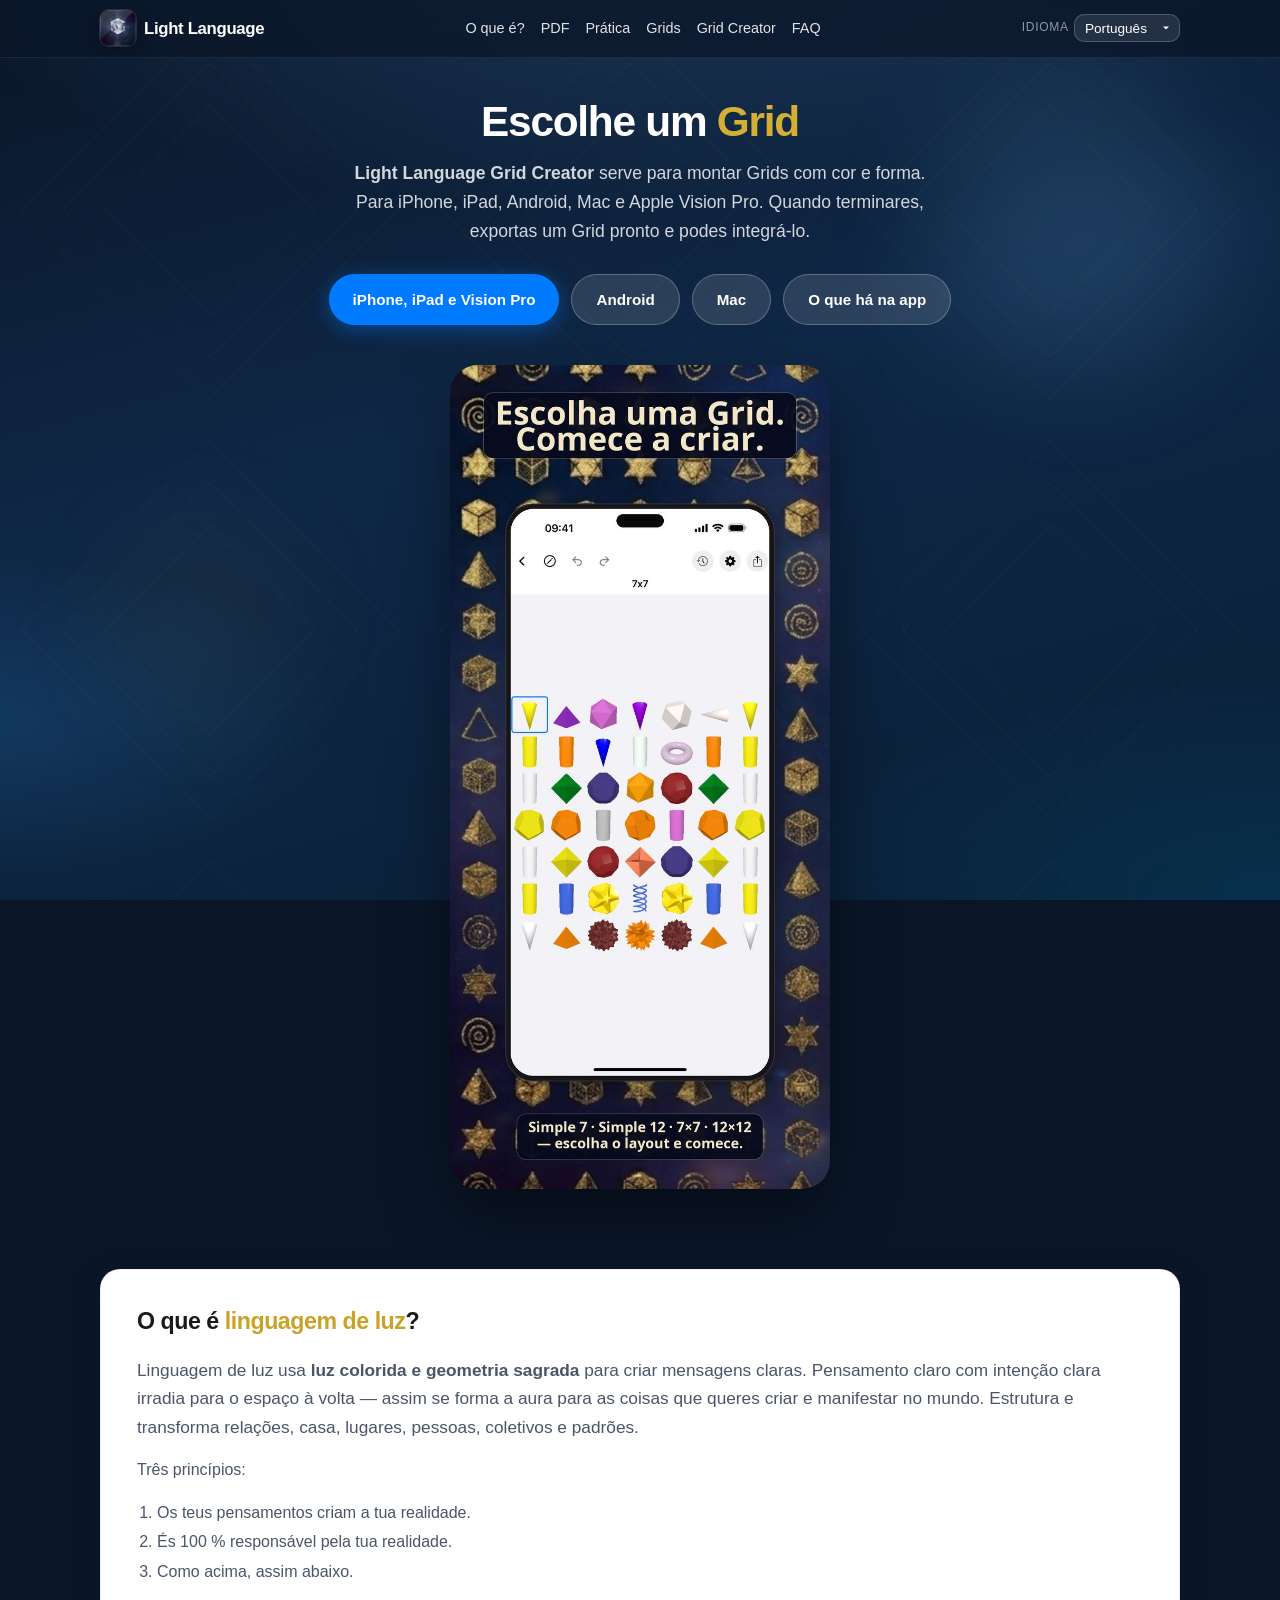
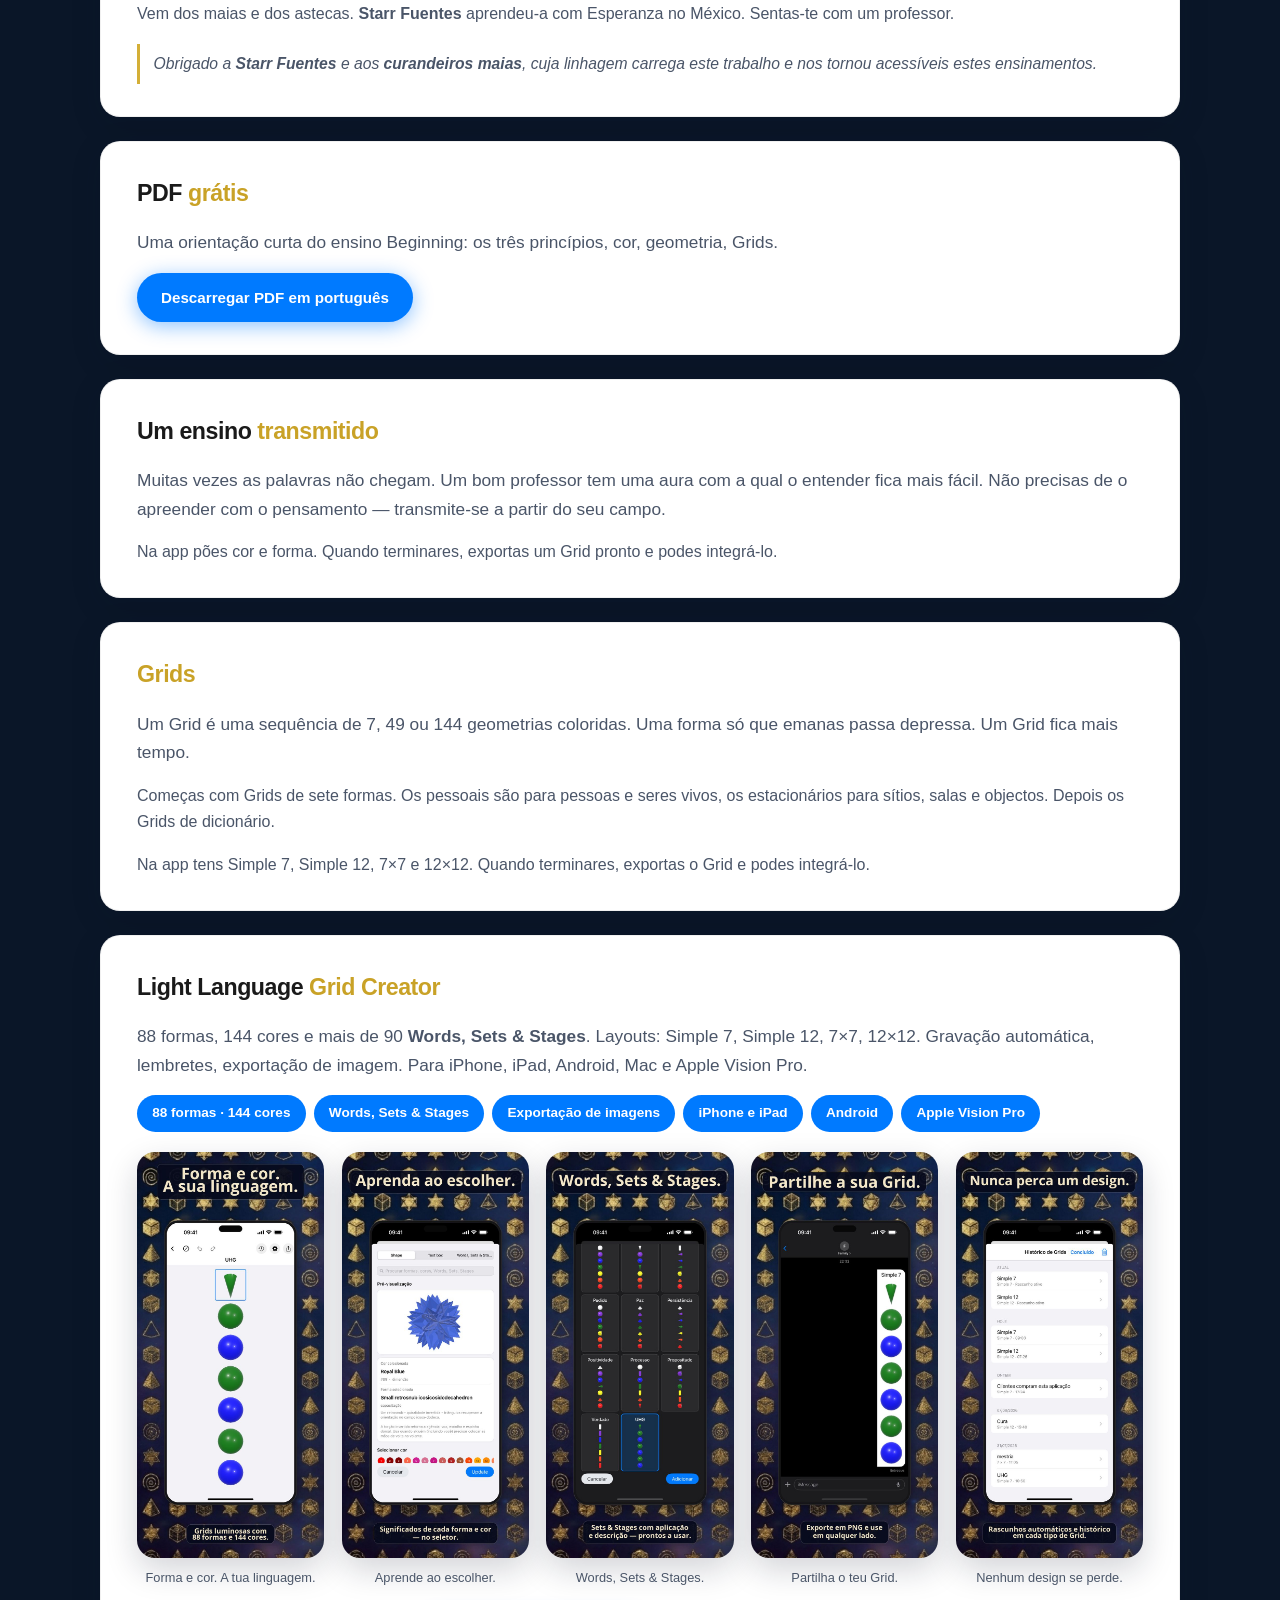
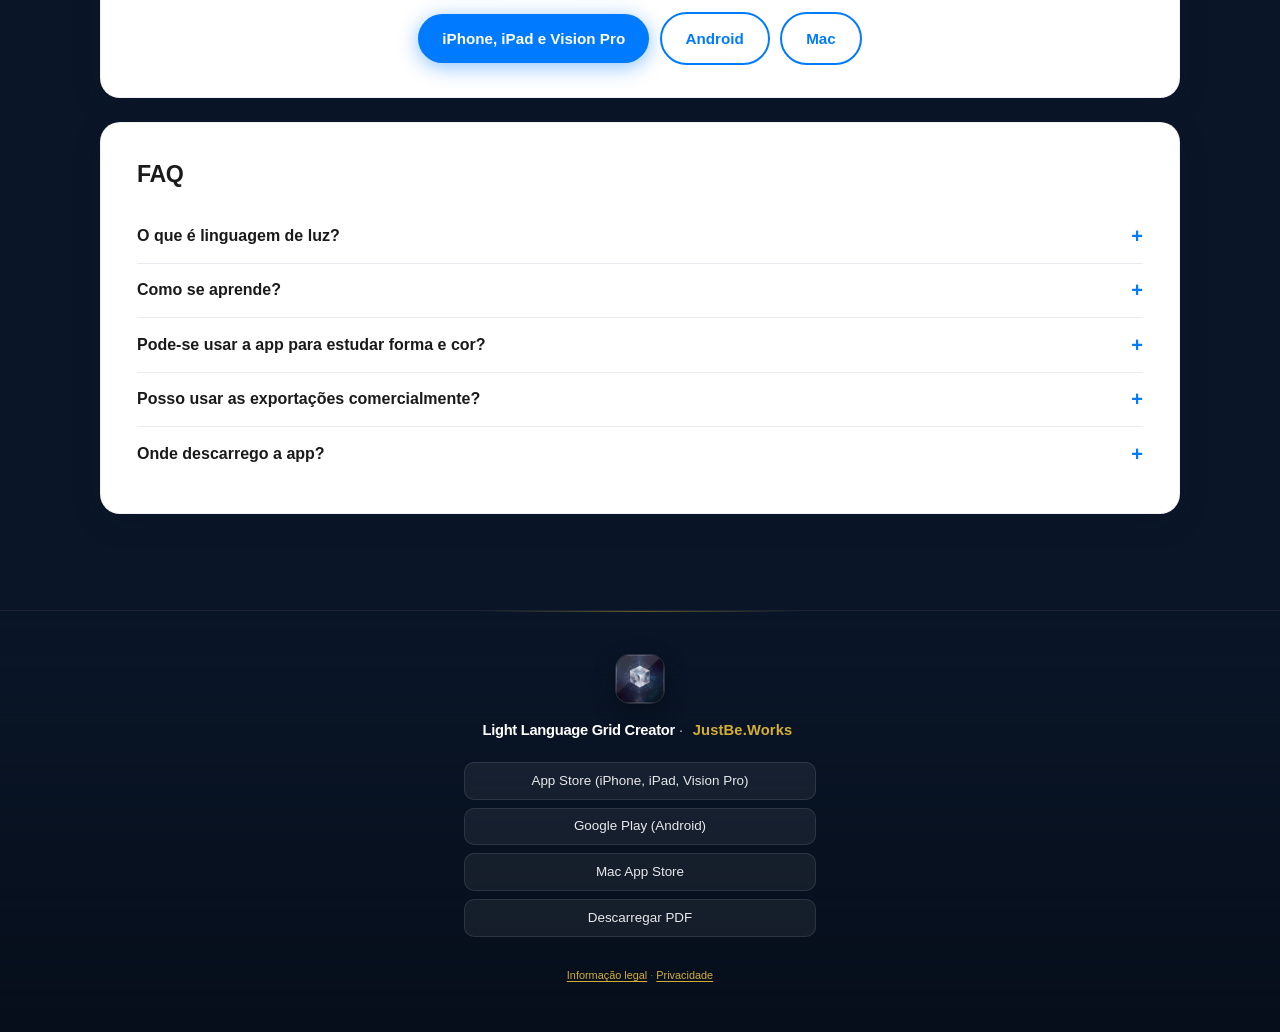
<file: pt/index.html>
<!DOCTYPE html>
<html lang="pt" data-locale-depth="1">
<head>
  <meta charset="UTF-8">
  <meta name="viewport" content="width=device-width, initial-scale=1.0">
  <title>Linguagem de luz | Grid Creator para iPhone, iPad, Android e Mac</title>
  <meta name="description" content="Light Language Grid Creator: Grids de cor e forma no iPhone, iPad, Android, Apple Vision Pro e Mac. O que é linguagem de luz, e um PDF curto para começar.">
  <meta name="keywords" content="linguagem de luz, light language, língua da luz, geometria sagrada, Grid, meditação, espiritualidade">
  <link rel="canonical" href="https://lightlanguage.justbe.works/pt/">
  <link rel="icon" type="image/png" sizes="1024x1024" href="../assets/images/app-icon.png">
  <link rel="apple-touch-icon" href="../assets/images/app-icon.png">

  <link rel="alternate" hreflang="en" href="https://lightlanguage.justbe.works/">
  <link rel="alternate" hreflang="de" href="https://lightlanguage.justbe.works/de/">
  <link rel="alternate" hreflang="es" href="https://lightlanguage.justbe.works/es/">
  <link rel="alternate" hreflang="fr" href="https://lightlanguage.justbe.works/fr/">
  <link rel="alternate" hreflang="it" href="https://lightlanguage.justbe.works/it/">
  <link rel="alternate" hreflang="pt" href="https://lightlanguage.justbe.works/pt/">
  <link rel="alternate" hreflang="x-default" href="https://lightlanguage.justbe.works/">

  <meta property="og:type" content="website">
  <meta property="og:url" content="https://lightlanguage.justbe.works/pt/">
  <meta property="og:title" content="Linguagem de luz | Grid Creator para iPhone, iPad, Android e Mac">
  <meta property="og:description" content="Monta Grids com cor e forma. Exporta uma imagem. O que é linguagem de luz, em resumo.">
  <meta property="og:image" content="https://lightlanguage.justbe.works/assets/images/app-icon.png">
  <meta property="og:locale" content="pt_BR">

  <link rel="stylesheet" href="../assets/style.css">
  <script type="application/ld+json">
  {"@context":"https://schema.org","@type":"WebPage","name":"Linguagem de luz | Grid Creator","url":"https://lightlanguage.justbe.works/pt/","inLanguage":"pt"}
  </script>
</head>
<body>
  <a class="skip-link" href="#main">Ir para o conteúdo</a>
  <div class="page-bg" aria-hidden="true"></div>
  <div class="glow-orbs" aria-hidden="true"><span></span><span></span><span></span></div>

  <header class="site-header">
    <div class="header-inner">
      <a class="brand" href="../"><img class="brand-mark" src="../assets/images/app-icon.png" width="36" height="36" alt="" decoding="async"> Light Language</a>
      <nav class="nav-links" aria-label="Principal">
        <a href="#what-is">O que é?</a>
        <a href="#pdf-summary">PDF</a>
        <a href="#why-creator">Prática</a>
        <a href="#meditation">Grids</a>
        <a href="#product">Grid Creator</a>
        <a href="#faq">FAQ</a>
      </nav>
      <div class="lang-select">
        <label for="lang-switch">Idioma</label>
        <select id="lang-switch" aria-label="Escolher idioma">
          <option value="en">English</option>
          <option value="de">Deutsch</option>
          <option value="es">Español</option>
          <option value="fr">Français</option>
          <option value="it">Italiano</option>
          <option value="pt" selected>Português</option>
        </select>
      </div>
    </div>
  </header>

  <section class="hero" aria-labelledby="hero-title">
    <h1 id="hero-title">Escolhe um <span class="accent">Grid</span></h1>
    <p class="hero-lead"><strong>Light Language Grid Creator</strong> serve para montar Grids com cor e forma. Para iPhone, iPad, Android, Mac e Apple Vision Pro. Quando terminares, exportas um Grid pronto e podes integrá-lo.</p>
    <div class="hero-actions">
      <a class="btn btn-primary" href="https://apps.apple.com/us/app/light-language-grid-creator/id6758855353">iPhone, iPad e Vision Pro</a>
      <a class="btn btn-ghost" href="https://play.google.com/store/apps/details?id=works.justbe.lightlanguage.creator">Android</a>
      <a class="btn btn-ghost" href="https://apps.apple.com/us/app/light-language-grid-maker/id6758808761?mt=12">Mac</a>
      <a class="btn btn-ghost" href="#product">O que há na app</a>
    </div>
    <div class="showcase showcase-phone">
      <img src="../assets/images/shots/pt/01.jpg?v=20260821" width="720" height="1561" alt="Captura de iPhone do Light Language Grid Creator com uma Grid 7×7 de formas 3D coloridas." loading="eager" decoding="async">
    </div>
  </section>

  <main id="main" class="wrap">
    <article class="card" id="what-is">
      <h2>O que é <span class="gold">linguagem de luz</span>?</h2>
      <p class="lead">Linguagem de luz usa <strong>luz colorida e geometria sagrada</strong> para criar mensagens claras. Pensamento claro com intenção clara irradia para o espaço à volta — assim se forma a aura para as coisas que queres criar e manifestar no mundo. Estrutura e transforma relações, casa, lugares, pessoas, coletivos e padrões.</p>
      <p>Três princípios:</p>
      <ol>
        <li>Os teus pensamentos criam a tua realidade.</li>
        <li>És 100&nbsp;% responsável pela tua realidade.</li>
        <li>Como acima, assim abaixo.</li>
      </ol>
      <p>Vem dos maias e dos astecas. <strong>Starr Fuentes</strong> aprendeu-a com Esperanza no México. Sentas-te com um professor.</p>

      <p class="lineage-credit">Obrigado a <strong>Starr Fuentes</strong> e aos <strong>curandeiros maias</strong>, cuja linhagem carrega este trabalho e nos tornou acessíveis estes ensinamentos.</p>
    </article>

    <section class="card" id="pdf-summary" aria-labelledby="pdf-summary-title">
      <h2 id="pdf-summary-title">PDF <span class="gold">grátis</span></h2>
      <p class="lead">Uma orientação curta do ensino Beginning: os três princípios, cor, geometria, Grids.</p>
      <p><a class="btn btn-primary" href="../assets/pdfs/beginning-light-language-summary-pt.pdf" download>Descarregar PDF em português</a></p>
    </section>

    <article class="card" id="why-creator">
      <h2>Um ensino <span class="gold">transmitido</span></h2>
      <p class="lead">Muitas vezes as palavras não chegam. Um bom professor tem uma aura com a qual o entender fica mais fácil. Não precisas de o apreender com o pensamento — transmite-se a partir do seu campo.</p>
      <p>Na app pões cor e forma. Quando terminares, exportas um Grid pronto e podes integrá-lo.</p>
    </article>

    <article class="card" id="meditation">
      <h2><span class="gold">Grids</span></h2>
      <p class="lead">Um Grid é uma sequência de 7, 49 ou 144 geometrias coloridas. Uma forma só que emanas passa depressa. Um Grid fica mais tempo.</p>
      <p>Começas com Grids de sete formas. Os pessoais são para pessoas e seres vivos, os estacionários para sítios, salas e objectos. Depois os Grids de dicionário.</p>
      <p>Na app tens Simple 7, Simple 12, 7×7 e 12×12. Quando terminares, exportas o Grid e podes integrá-lo.</p>
    </article>

    <article class="card" id="product">
      <h2>Light Language <span class="gold">Grid Creator</span></h2>
      <p class="lead">88 formas, 144 cores e mais de 90 <strong>Words, Sets &amp; Stages</strong>. Layouts: Simple 7, Simple 12, 7×7, 12×12. Gravação automática, lembretes, exportação de imagem. Para iPhone, iPad, Android, Mac e Apple Vision Pro.</p>
      <div class="pill-grid" aria-label="Funcionalidades">
        <span class="pill">88 formas · 144 cores</span>
        <span class="pill">Words, Sets &amp; Stages</span>
        <span class="pill">Exportação de imagens</span>
        <span class="pill">iPhone e iPad</span>
        <span class="pill">Android</span>
        <span class="pill">Apple Vision Pro</span>
      </div>
      <div class="gallery gallery-phones">
        <figure>
          <img src="../assets/images/shots/pt/02.jpg?v=20260821" width="720" height="1561" alt="Captura de iPhone de uma Grid 7×7 com formas 3D coloridas." loading="lazy" decoding="async">
          <figcaption>Forma e cor. A tua linguagem.</figcaption>
        </figure>
        <figure>
          <img src="../assets/images/shots/pt/03.jpg?v=20260821" width="720" height="1561" alt="Captura de iPhone do seletor com significados de forma e cor." loading="lazy" decoding="async">
          <figcaption>Aprende ao escolher.</figcaption>
        </figure>
        <figure>
          <img src="../assets/images/shots/pt/04.jpg?v=20260821" width="720" height="1561" alt="Captura de iPhone de Words, Sets &amp; Stages." loading="lazy" decoding="async">
          <figcaption>Words, Sets &amp; Stages.</figcaption>
        </figure>
        <figure>
          <img src="../assets/images/shots/pt/05.jpg?v=20260821" width="720" height="1561" alt="Captura de iPhone a partilhar uma Grid em PNG." loading="lazy" decoding="async">
          <figcaption>Partilha o teu Grid.</figcaption>
        </figure>
        <figure>
          <img src="../assets/images/shots/pt/06.jpg?v=20260821" width="720" height="1561" alt="Captura de iPhone de Grid History." loading="lazy" decoding="async">
          <figcaption>Nenhum design se perde.</figcaption>
        </figure>
      </div>
      <p class="store-buttons" style="margin-top:1.5rem">
        <a class="btn btn-primary" href="https://apps.apple.com/us/app/light-language-grid-creator/id6758855353">iPhone, iPad e Vision Pro</a>
        <a class="btn btn-outline" href="https://play.google.com/store/apps/details?id=works.justbe.lightlanguage.creator">Android</a>
        <a class="btn btn-outline" href="https://apps.apple.com/us/app/light-language-grid-maker/id6758808761?mt=12">Mac</a>
      </p>
    </article>

    <section class="card" id="faq" aria-labelledby="faq-heading">
      <h2 id="faq-heading">FAQ</h2>
      <div class="faq-item">
        <button type="button">O que é linguagem de luz?</button>
        <div class="faq-panel">
          <p>Linguagem de luz usa luz colorida e geometria sagrada. Assim nascem mensagens claras. Pensamento claro com intenção clara irradia para o espaço à volta — assim se forma a aura para as coisas que queres criar e manifestar no mundo. Estrutura e transforma relações, casa, lugares, pessoas, coletivos e padrões. Vem dos maias e dos astecas. Com um professor. <a href="#what-is">Mais longo</a>, <a href="#pdf-summary">PDF</a>.</p>
        </div>
      </div>
      <div class="faq-item">
        <button type="button">Como se aprende?</button>
        <div class="faq-panel">
          <p>Com um professor. Um bom professor tem uma aura com a qual o entender fica mais fácil. Transmite-se a partir do seu campo, não pelo pensamento.</p>
        </div>
      </div>
      <div class="faq-item">
        <button type="button">Pode-se usar a app para estudar forma e cor?</button>
        <div class="faq-panel">
          <p>Sim. Cada cor e cada forma já traz o significado no seletor, mais Words, Sets &amp; Stages.</p>
        </div>
      </div>
      <div class="faq-item">
        <button type="button">Posso usar as exportações comercialmente?</button>
        <div class="faq-panel">
          <p>Sim. Uso pessoal e comercial.</p>
        </div>
      </div>
      <div class="faq-item">
        <button type="button">Onde descarrego a app?</button>
        <div class="faq-panel">
          <p><strong>iPhone, iPad, Apple Vision Pro:</strong> <a href="https://apps.apple.com/us/app/light-language-grid-creator/id6758855353">Light Language Grid Creator</a> na App Store.<br>
          <strong>Android:</strong> <a href="https://play.google.com/store/apps/details?id=works.justbe.lightlanguage.creator">Light Language Grid Creator</a> no Google Play.<br>
          <strong>Mac:</strong> <a href="https://apps.apple.com/us/app/light-language-grid-maker/id6758808761?mt=12">Light Language Grid Maker</a> na Mac App Store.</p>
        </div>
      </div>
    </section>
  </main>

  <footer class="site-footer">
    <div class="footer-inner">
      <a class="footer-logo" href="./" aria-label="Início">
        <img class="footer-logo-img" src="../assets/images/app-icon.png" width="48" height="48" alt="" decoding="async">
      </a>
      <p class="footer-brand"><strong>Light Language Grid Creator</strong> · <a href="https://justbe.works">JustBe.Works</a></p>
      <nav class="footer-links" aria-label="Transferências">
        <a href="https://apps.apple.com/us/app/light-language-grid-creator/id6758855353">App Store (iPhone, iPad, Vision Pro)</a>
        <a href="https://play.google.com/store/apps/details?id=works.justbe.lightlanguage.creator">Google Play (Android)</a>
        <a href="https://apps.apple.com/us/app/light-language-grid-maker/id6758808761?mt=12">Mac App Store</a>
        <a href="../assets/pdfs/beginning-light-language-summary-pt.pdf">Descarregar PDF</a>
      </nav>
      <p class="footer-legal">
        <a href="https://justbe.works">Informação legal</a><span class="footer-legal-sep" aria-hidden="true"> · </span><a href="https://privacy.justbe.works">Privacidade</a>
      </p>
    </div>
  </footer>
  <script src="../assets/main.js" defer></script>
</body>
</html>
</file>
<file: assets/style.css>
/* Light Language marketing – spiritual-tech aesthetic */
:root {
  --ocean-deep: #0a1628;
  --ocean-mid: #0f2847;
  --ocean-light: #1a3a5c;
  --gold: #d4af37;
  --gold-soft: #c9a227;
  --ink: #1a1a1a;
  --muted: #4a5568;
  --card: #ffffff;
  --card-border: rgba(255, 255, 255, 0.65);
  --action: #007aff;
  --action-hover: #0066d6;
  --radius-lg: 20px;
  --radius-md: 14px;
  --radius-pill: 999px;
  --shadow: 0 22px 50px rgba(0, 0, 0, 0.28);
  --shadow-soft: 0 8px 32px rgba(10, 22, 40, 0.12);
  --font: -apple-system, BlinkMacSystemFont, "SF Pro Text", "Segoe UI", Roboto, "Helvetica Neue", Arial, sans-serif;
}

*,
*::before,
*::after {
  box-sizing: border-box;
}

html {
  scroll-behavior: smooth;
}

body {
  margin: 0;
  font-family: var(--font);
  color: var(--ink);
  line-height: 1.65;
  background: var(--ocean-deep);
  min-height: 100vh;
}

.skip-link {
  position: absolute;
  left: -9999px;
  top: 0.75rem;
  z-index: 1000;
  padding: 0.5rem 1rem;
  background: var(--card);
  color: var(--ink);
  border-radius: var(--radius-md);
  font-weight: 600;
}

.skip-link:focus {
  left: 0.75rem;
}

/* Atmospheric background */
.page-bg {
  position: fixed;
  inset: 0;
  z-index: -2;
  background:
    radial-gradient(ellipse 120% 80% at 50% -20%, rgba(100, 180, 255, 0.25), transparent 55%),
    radial-gradient(ellipse 80% 50% at 100% 100%, rgba(0, 80, 120, 0.35), transparent 50%),
    radial-gradient(ellipse 60% 40% at 0% 80%, rgba(30, 100, 160, 0.3), transparent 45%),
    linear-gradient(165deg, var(--ocean-deep) 0%, var(--ocean-mid) 45%, #0a1f35 100%);
}

.page-bg::after {
  content: "";
  position: absolute;
  inset: 0;
  background-image: url("data:image/svg+xml,%3Csvg xmlns='http://www.w3.org/2000/svg' viewBox='0 0 400 400'%3E%3Cpath fill='none' stroke='rgba(212,175,55,0.12)' stroke-width='0.5' d='M200 20 L380 200 L200 380 L20 200 Z M200 60 L340 200 L200 340 L60 200 Z M200 100 L300 200 L200 300 L100 200 Z'/%3E%3C/svg%3E");
  background-size: 420px 420px;
  opacity: 0.9;
  pointer-events: none;
}

.glow-orbs {
  position: fixed;
  inset: 0;
  z-index: -1;
  pointer-events: none;
  overflow: hidden;
}

.glow-orbs span {
  position: absolute;
  border-radius: 50%;
  filter: blur(60px);
  opacity: 0.35;
}

.glow-orbs span:nth-child(1) {
  width: 280px;
  height: 280px;
  background: rgba(120, 200, 255, 0.4);
  top: 10%;
  right: 5%;
}

.glow-orbs span:nth-child(2) {
  width: 200px;
  height: 200px;
  background: rgba(212, 175, 55, 0.15);
  bottom: 20%;
  left: 8%;
}

.glow-orbs span:nth-child(3) {
  width: 160px;
  height: 160px;
  background: rgba(255, 255, 255, 0.12);
  top: 45%;
  left: 40%;
}

/* Top bar */
.site-header {
  position: sticky;
  top: 0;
  z-index: 50;
  backdrop-filter: blur(14px);
  background: rgba(10, 22, 40, 0.72);
  border-bottom: 1px solid rgba(255, 255, 255, 0.08);
}

.header-inner {
  max-width: 1120px;
  margin: 0 auto;
  padding: 0.65rem 1.25rem;
  display: flex;
  align-items: center;
  justify-content: space-between;
  gap: 1rem;
  flex-wrap: wrap;
}

.brand {
  display: flex;
  align-items: center;
  gap: 0.5rem;
  text-decoration: none;
  color: #fff;
  font-weight: 700;
  font-size: 1.05rem;
  letter-spacing: -0.02em;
}

.brand-mark {
  width: 36px;
  height: 36px;
  border-radius: 9px;
  object-fit: cover;
  flex-shrink: 0;
  box-shadow:
    0 0 0 1px rgba(255, 255, 255, 0.12),
    0 4px 16px rgba(0, 0, 0, 0.35);
}

.nav-links {
  display: flex;
  flex-wrap: wrap;
  align-items: center;
  gap: 0.35rem 1rem;
}

.nav-links a {
  color: rgba(255, 255, 255, 0.88);
  text-decoration: none;
  font-size: 0.9rem;
  font-weight: 500;
}

.nav-links a:hover {
  color: var(--gold);
}

.lang-select {
  display: flex;
  align-items: center;
  gap: 0.35rem;
}

.lang-select label {
  color: rgba(255, 255, 255, 0.55);
  font-size: 0.75rem;
  text-transform: uppercase;
  letter-spacing: 0.06em;
}

.lang-select select {
  appearance: none;
  background: rgba(255, 255, 255, 0.1);
  border: 1px solid rgba(255, 255, 255, 0.2);
  color: #fff;
  padding: 0.35rem 2rem 0.35rem 0.6rem;
  border-radius: 10px;
  font-size: 0.85rem;
  cursor: pointer;
  background-image: url("data:image/svg+xml,%3Csvg xmlns='http://www.w3.org/2000/svg' width='12' height='12' fill='white' viewBox='0 0 16 16'%3E%3Cpath d='M4 6l4 4 4-4'/%3E%3C/svg%3E");
  background-repeat: no-repeat;
  background-position: right 0.45rem center;
}

.lang-select select option {
  color: var(--ink);
}

/* Hero */
.hero {
  max-width: 1120px;
  margin: 0 auto;
  padding: 2.5rem 1.25rem 3rem;
  text-align: center;
}

.hero h1 {
  margin: 0 0 0.75rem;
  font-size: clamp(1.85rem, 4vw, 2.65rem);
  font-weight: 700;
  color: #fff;
  letter-spacing: -0.03em;
  line-height: 1.15;
}

.hero h1 .accent {
  color: var(--gold);
  font-weight: 800;
}

.hero-lead {
  margin: 0 auto 1.75rem;
  max-width: 38rem;
  font-size: 1.1rem;
  color: rgba(255, 255, 255, 0.82);
}

.hero-actions {
  display: flex;
  flex-wrap: wrap;
  justify-content: center;
  gap: 0.75rem;
  margin-bottom: 2.5rem;
}

.store-buttons {
  display: flex;
  flex-wrap: wrap;
  align-items: center;
  justify-content: center;
  gap: 0.65rem;
}

.btn {
  display: inline-flex;
  align-items: center;
  justify-content: center;
  padding: 0.75rem 1.5rem;
  border-radius: var(--radius-pill);
  font-weight: 600;
  font-size: 0.95rem;
  text-decoration: none;
  border: none;
  cursor: pointer;
  transition: transform 0.15s ease, background 0.15s ease, box-shadow 0.15s ease;
}

.btn:focus-visible {
  outline: 2px solid var(--gold);
  outline-offset: 3px;
}

.btn-primary {
  background: var(--action);
  color: #fff;
  box-shadow: 0 4px 20px rgba(0, 122, 255, 0.45);
}

.btn-primary:hover {
  background: var(--action-hover);
  transform: translateY(-1px);
}

.btn-ghost {
  background: rgba(255, 255, 255, 0.12);
  color: #fff;
  border: 1px solid rgba(255, 255, 255, 0.25);
}

.btn-ghost:hover {
  background: rgba(255, 255, 255, 0.18);
}

/* Secondary CTA on light cards (e.g. Mac App Store next to iOS) */
.btn-outline {
  background: transparent;
  color: var(--action);
  border: 2px solid var(--action);
  box-shadow: none;
}

.btn-outline:hover {
  background: rgba(0, 122, 255, 0.08);
  transform: translateY(-1px);
}

/* Window-style showcase */
.showcase {
  max-width: 920px;
  margin: 0 auto;
  background: var(--card);
  border-radius: var(--radius-lg);
  box-shadow: var(--shadow);
  border: 1px solid var(--card-border);
  overflow: hidden;
}

.showcase.showcase-phone {
  max-width: 380px;
  background: transparent;
  border: none;
  box-shadow: none;
  overflow: visible;
}

.showcase.showcase-phone img {
  border-radius: 28px;
  box-shadow: 0 28px 64px rgba(0, 0, 0, 0.42);
}

.showcase-bar {
  display: flex;
  align-items: center;
  gap: 0.45rem;
  padding: 0.65rem 1rem;
  background: linear-gradient(180deg, #f0f0f2 0%, #e8e8eb 100%);
  border-bottom: 1px solid #dcdce0;
}

.traffic {
  width: 12px;
  height: 12px;
  border-radius: 50%;
}

.traffic:nth-child(1) {
  background: #ff5f57;
}

.traffic:nth-child(2) {
  background: #febc2e;
}

.traffic:nth-child(3) {
  background: #28c840;
}

.showcase-title {
  flex: 1;
  text-align: center;
  font-size: 0.78rem;
  color: #6e6e73;
  font-weight: 600;
}

.showcase img {
  display: block;
  width: 100%;
  height: auto;
  vertical-align: middle;
}

/* Main content column */
.wrap {
  max-width: 1120px;
  margin: 0 auto;
  padding: 2rem 1.25rem 4rem;
}

.card {
  background: var(--card);
  border-radius: var(--radius-lg);
  padding: 1.75rem 1.5rem;
  margin-bottom: 1.5rem;
  box-shadow: var(--shadow-soft);
  border: 1px solid rgba(0, 0, 0, 0.06);
}

@media (min-width: 768px) {
  .card {
    padding: 2rem 2.25rem;
  }
}

.card h2 {
  margin: 0 0 1rem;
  font-size: 1.45rem;
  color: var(--ink);
  letter-spacing: -0.02em;
}

.card h2 .gold {
  color: var(--gold-soft);
}

.card h3 {
  margin: 1.5rem 0 0.5rem;
  font-size: 1.1rem;
  color: var(--ocean-mid);
}

.card p {
  margin: 0 0 1rem;
  color: var(--muted);
}

.card p:last-child {
  margin-bottom: 0;
}

.card ol {
  margin: 0 0 1rem;
  padding-left: 1.25rem;
  color: var(--muted);
}

.card ol li {
  margin: 0.2rem 0;
}

.lead {
  font-size: 1.08rem;
  color: var(--ink);
}

/* Same visual weight as .card p — no tinted box or frame */
.note {
  margin: 0 0 1rem;
  padding: 0;
  font-size: inherit;
  line-height: inherit;
  background: transparent;
  border: none;
  border-radius: 0;
  color: var(--muted);
}

.card .note:last-child {
  margin-bottom: 0;
}

/* Lineage acknowledgment: subtle, italic, with a soft left ribbon */
.lineage-credit {
  margin: 0 0 1rem;
  padding: 0.5rem 0 0.5rem 0.85rem;
  border-left: 3px solid var(--gold, #d9b36c);
  font-style: italic;
  color: var(--muted);
  font-size: 0.98rem;
  line-height: 1.55;
}

.card .lineage-credit:last-child {
  margin-bottom: 0;
}

/* App feature pills */
.pill-grid {
  display: flex;
  flex-wrap: wrap;
  gap: 0.5rem;
  margin: 1rem 0 0;
}

.pill {
  display: inline-block;
  padding: 0.45rem 0.95rem;
  background: var(--action);
  color: #fff;
  border-radius: var(--radius-pill);
  font-size: 0.85rem;
  font-weight: 600;
}

/* App learning cards */
.app-grid {
  display: grid;
  grid-template-columns: repeat(auto-fill, minmax(240px, 1fr));
  gap: 1rem;
  margin-top: 1.25rem;
}

.app-tile {
  border: 1px solid #e8ecf1;
  border-radius: var(--radius-md);
  padding: 1rem 1.1rem;
  background: #fafbfd;
}

.app-tile h4 {
  margin: 0 0 0.35rem;
  font-size: 1rem;
  color: var(--ink);
}

.app-tile p {
  margin: 0;
  font-size: 0.88rem;
  color: var(--muted);
}

/* Image gallery */
.gallery {
  display: grid;
  grid-template-columns: repeat(auto-fill, minmax(280px, 1fr));
  gap: 1rem;
  margin-top: 1.25rem;
}

.gallery.gallery-phones {
  grid-template-columns: repeat(auto-fill, minmax(160px, 1fr));
  gap: 1.1rem;
}

.gallery figure {
  margin: 0;
  border-radius: var(--radius-md);
  overflow: hidden;
  border: 1px solid #e8ecf1;
  background: #fff;
  box-shadow: var(--shadow-soft);
}

.gallery.gallery-phones figure {
  background: transparent;
  border: none;
  box-shadow: none;
  overflow: visible;
}

.gallery img {
  width: 100%;
  height: auto;
  display: block;
}

.gallery.gallery-phones img {
  border-radius: 18px;
  box-shadow: 0 12px 32px rgba(15, 23, 42, 0.18);
}

.gallery figcaption {
  padding: 0.6rem 0.75rem;
  font-size: 0.8rem;
  color: var(--muted);
  background: #fafbfd;
}

.gallery.gallery-phones figcaption {
  background: transparent;
  text-align: center;
  padding: 0.55rem 0.15rem 0;
}

/* FAQ */
.faq-item {
  border-bottom: 1px solid #e8ecf1;
  padding: 0.85rem 0;
}

.faq-item:last-child {
  border-bottom: none;
}

.faq-item button {
  width: 100%;
  text-align: left;
  background: none;
  border: none;
  padding: 0;
  font: inherit;
  font-weight: 600;
  color: var(--ink);
  cursor: pointer;
  display: flex;
  justify-content: space-between;
  align-items: center;
  gap: 0.5rem;
}

.faq-item button::after {
  content: "+";
  color: var(--action);
  font-size: 1.25rem;
  line-height: 1;
}

.faq-item.is-open button::after {
  content: "−";
}

.faq-panel {
  display: none;
  padding-top: 0.65rem;
  color: var(--muted);
  font-size: 0.95rem;
}

.faq-item.is-open .faq-panel {
  display: block;
}

/* Footer */
.site-footer {
  position: relative;
  margin-top: 0.5rem;
  padding: 2.75rem 1.25rem 3rem;
  color: rgba(255, 255, 255, 0.58);
  font-size: 0.9rem;
  border-top: 1px solid rgba(255, 255, 255, 0.09);
  background: linear-gradient(180deg, rgba(10, 22, 40, 0.2) 0%, rgba(6, 14, 26, 0.95) 100%);
}

.site-footer::before {
  content: "";
  position: absolute;
  top: 0;
  left: 50%;
  transform: translateX(-50%);
  width: min(320px, 75%);
  height: 1px;
  background: linear-gradient(90deg, transparent, rgba(212, 175, 55, 0.45), transparent);
  pointer-events: none;
}

.footer-inner {
  max-width: 1120px;
  margin: 0 auto;
  display: flex;
  flex-direction: column;
  align-items: center;
  gap: 1.1rem;
  text-align: center;
}

.footer-logo {
  display: block;
  line-height: 0;
  border-radius: 14px;
  box-shadow:
    0 0 0 1px rgba(255, 255, 255, 0.14),
    0 6px 22px rgba(0, 0, 0, 0.35);
  transition: transform 0.15s ease, box-shadow 0.15s ease;
}

.footer-logo:hover {
  transform: translateY(-2px);
  box-shadow:
    0 0 0 1px rgba(212, 175, 55, 0.35),
    0 10px 28px rgba(0, 0, 0, 0.4);
}

.footer-logo:focus-visible {
  outline: 2px solid var(--gold);
  outline-offset: 4px;
}

.footer-logo-img {
  display: block;
  width: 48px;
  height: 48px;
  border-radius: 14px;
  object-fit: cover;
}

.footer-brand {
  margin: 0;
  max-width: 26rem;
  font-size: 0.92rem;
  line-height: 1.45;
  letter-spacing: 0.01em;
  color: rgba(255, 255, 255, 0.72);
}

.footer-brand strong {
  color: #fff;
  font-weight: 700;
  letter-spacing: -0.02em;
}

.footer-brand a {
  color: var(--gold);
  text-decoration: none;
  font-weight: 600;
  padding: 0.15em 0.35em;
  border-radius: 6px;
  transition: background 0.15s ease, color 0.15s ease;
}

.footer-brand a:hover {
  background: rgba(212, 175, 55, 0.14);
  text-decoration: none;
}

.footer-brand a:focus-visible {
  outline: 2px solid var(--gold);
  outline-offset: 2px;
}

.footer-links {
  display: flex;
  flex-direction: column;
  align-items: stretch;
  gap: 0.5rem;
  margin: 0.15rem 0 0;
  width: 100%;
  max-width: 22rem;
}

.footer-links a {
  display: block;
  padding: 0.55rem 0.9rem;
  border-radius: 10px;
  font-size: 0.84rem;
  font-weight: 500;
  line-height: 1.35;
  color: rgba(255, 255, 255, 0.9);
  text-decoration: none;
  text-align: center;
  background: rgba(255, 255, 255, 0.06);
  border: 1px solid rgba(255, 255, 255, 0.1);
  transition: background 0.15s ease, border-color 0.15s ease, color 0.15s ease, transform 0.15s ease;
}

.footer-links a:hover {
  color: var(--gold);
  background: rgba(212, 175, 55, 0.1);
  border-color: rgba(212, 175, 55, 0.35);
  transform: translateY(-1px);
  text-decoration: none;
}

.footer-links a:focus-visible {
  outline: 2px solid var(--gold);
  outline-offset: 2px;
}

.footer-legal {
  margin: 0.85rem 0 0;
  padding: 0;
  font-size: 0.68rem;
  line-height: 1.45;
  color: rgba(255, 255, 255, 0.42);
}

.footer-legal a {
  color: var(--gold);
  font-weight: 400;
  text-decoration: underline;
  text-decoration-thickness: 0.08em;
  text-underline-offset: 0.18em;
  transition: color 0.15s ease;
}

.footer-legal a:hover {
  color: #e8c547;
  text-decoration: underline;
}

.footer-legal a:focus-visible {
  outline: 2px solid var(--gold);
  outline-offset: 2px;
  border-radius: 2px;
}

.footer-legal-sep {
  color: rgba(255, 255, 255, 0.35);
  user-select: none;
}

.seo-keywords {
  max-width: 720px;
  margin: 1rem auto 0;
  line-height: 1.5;
}

/* “Topics we cover” block: hidden from layout/view; markup kept if you want it in the DOM */
.is-visually-hidden {
  display: none !important;
}

/* Blocks synced from English — plain text, no accent bar (matches rest of card copy) */
.locale-parity {
  margin: 0.85rem 0;
  padding: 0;
  font-size: inherit;
  line-height: inherit;
  color: var(--muted);
}

.locale-parity p {
  margin: 0 0 0.55rem;
}

.locale-parity p:last-child {
  margin-bottom: 0;
}
</file>
